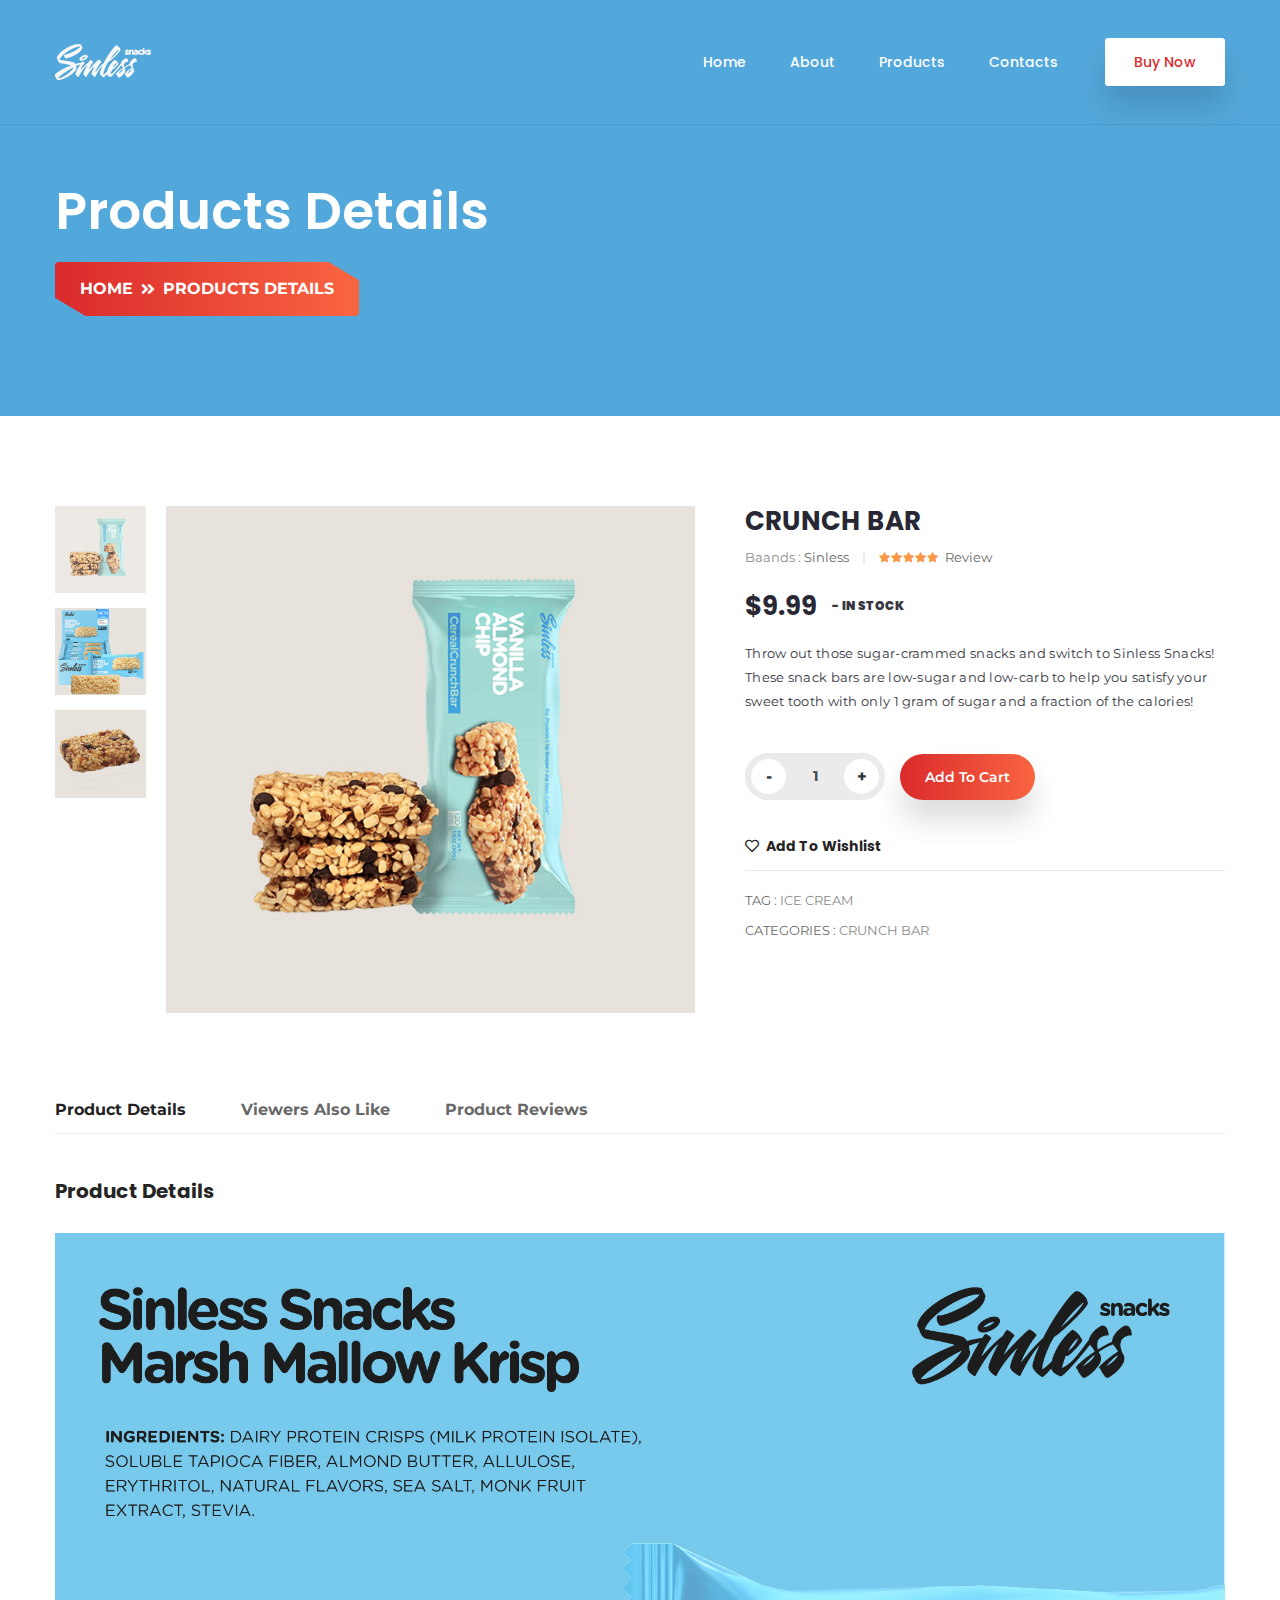
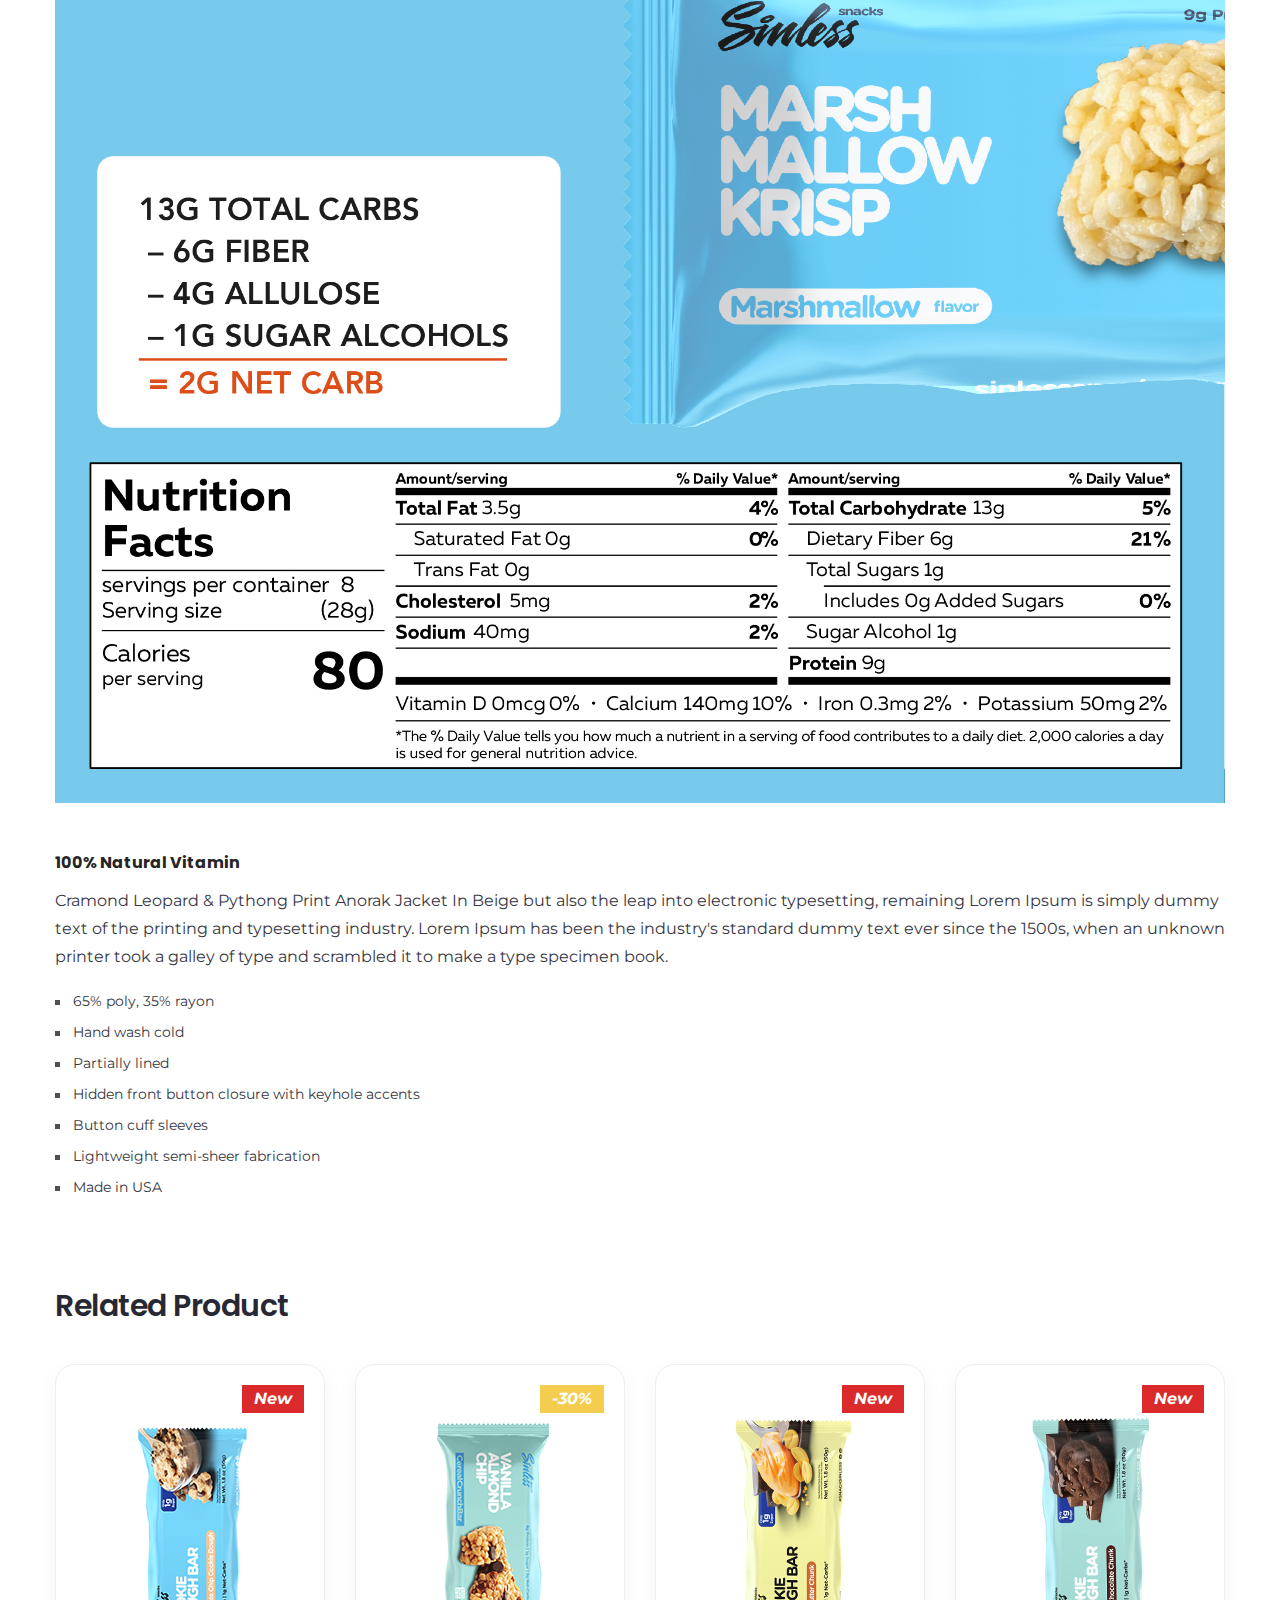
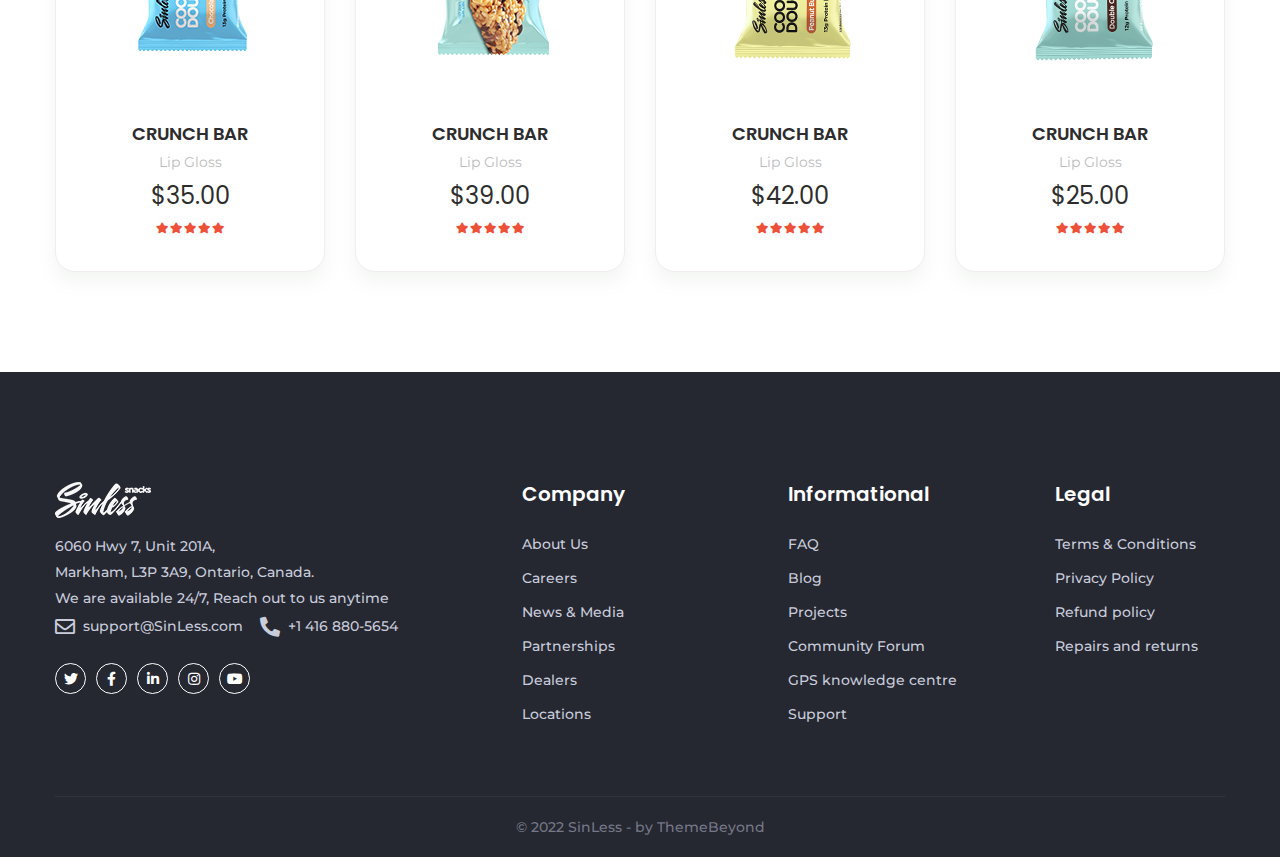
<file: shop-single.html>
<!doctype html>
<html class="no-js" lang="">
    <head>
        <meta charset="utf-8">
        <meta http-equiv="x-ua-compatible" content="ie=edge">
        <title>Sinless - healthy snack alternative</title>
        <meta name="description" content="">
        <meta name="viewport" content="width=device-width, initial-scale=1">

		<link rel="shortcut icon" type="image/x-icon" href="img/favicon.png">
        <!-- Place favicon.ico in the root directory -->

		<!-- CSS here -->
        <link rel="stylesheet" href="css/bootstrap.min.css">
        <link rel="stylesheet" href="css/fontawesome-all.min.css">
        <link rel="stylesheet" href="css/magnific-popup.css">
        <link rel="stylesheet" href="css/animate.min.css">
        <link rel="stylesheet" href="css/aos.css">
        <link rel="stylesheet" href="css/slick.css">
        <link rel="stylesheet" href="css/default.css">
        <link rel="stylesheet" href="css/style.css">
        <link rel="stylesheet" href="css/responsive.css">
    </head>
    <body>


		<!-- Scroll-top -->
        <button class="scroll-top scroll-to-target" data-target="html">
            <i class="fas fa-angle-up"></i>
        </button>
        <!-- Scroll-top-end-->

        <!-- header-area -->
        <header>
            <div class="menu-area transparent-header">
                <div class="container">
                    <div class="row">
                        <div class="col-12">
                            <div class="mobile-nav-toggler"><i class="fas fa-bars"></i></div>
                            <div class="menu-wrap">
                                <nav class="menu-nav">

                                    <div class="logo">
                                        <a href="index.html"><img src="img/logo/logo.png" alt=""></a>
                                    </div>


                                    <div class="navbar-wrap main-menu d-none d-lg-flex">
                                        <ul class="navigation">
                                            <li class="active"><a href="index.html">Home</a>
                                            </li>
                                            <li><a href="#">About</a></li>
                                            <li><a href="#">Products</a></li>
                                            <li><a href="#">contacts</a></li>
                                        </ul>
                                    </div>
                                    <div class="header-action d-none d-md-block">
                                        <a href="#" class="header-btn btn">Buy now</a>
                                    </div>
                                </nav>
                            </div>
                            <!-- Mobile Menu  -->
                            <div class="mobile-menu">
                                <nav class="menu-box">
                                    <div class="close-btn"><i class="fas fa-times"></i></div>
                                    <div class="nav-logo"><a href="index.html"><img src="img/logo/logo.png" alt="" title=""></a>
                                    </div>
                                    <div class="menu-outer">
                                        <!--Here Menu Will Come Automatically Via Javascript / Same Menu as in Header-->
                                    </div>
                                    <div class="social-links">
                                        <ul class="clearfix">
                                            <li><a href="#"><span class="fab fa-twitter"></span></a></li>
                                            <li><a href="#"><span class="fab fa-facebook-square"></span></a></li>
                                            <li><a href="#"><span class="fab fa-pinterest-p"></span></a></li>
                                            <li><a href="#"><span class="fab fa-instagram"></span></a></li>
                                            <li><a href="#"><span class="fab fa-youtube"></span></a></li>
                                        </ul>
                                    </div>
                                </nav>
                            </div>
                            <div class="menu-backdrop"></div>
                            <!-- End Mobile Menu -->
                        </div>
                    </div>
                </div>
            </div>
        </header>
        <!-- header-area-end -->

        <!-- main-area -->
        <main>

		<!-- breadcrumb-area -->
		<section class="breadcrumb-area breadcrumb-bg">
			<div class="breadcrumb-overflow">
				<div class="container">
					<div class="breadcrumb-inner">
						<div class="row align-items-center">
							<div class="col-12">
								<div class="breadcrumb-content">
									<h2 class="title">Products Details</h2>
									<nav aria-label="breadcrumb">
										<ol class="breadcrumb">
											<li class="breadcrumb-item"><a href="index.html">Home</a></li>
											<li class="breadcrumb-item active" aria-current="page">Products Details</li>
										</ol>
									</nav>
								</div>
							</div>
						</div>
					</div>
				</div>
			</div>
		</section>
		<!-- breadcrumb-area-end -->
		<!-- shop-details-area -->
		<section class="shop-details-area pt-90 pb-90">
			<div class="container">
				<div class="row">
					<div class="col-lg-7">
						<div class="shop-details-flex-wrap">
							<div class="shop-details-nav-wrap">
								<ul class="nav nav-tabs" id="myTab" role="tablist">
									<li class="nav-item" role="presentation">
										<a class="nav-link active" id="item-one-tab" data-toggle="tab" href="#item-one" role="tab" aria-controls="item-one" aria-selected="true"><img src="img/product/single-c.jpg" alt=""></a>
									</li>
									<li class="nav-item" role="presentation">
										<a class="nav-link" id="item-two-tab" data-toggle="tab" href="#item-two" role="tab" aria-controls="item-two" aria-selected="false"><img src="img/product/single-b.jpg" alt=""></a>
									</li>
									<li class="nav-item" role="presentation">
										<a class="nav-link" id="item-three-tab" data-toggle="tab" href="#item-three" role="tab" aria-controls="item-three" aria-selected="false"><img src="img/product/single-a.jpg" alt=""></a>
									</li>
								</ul>
							</div>
							<div class="shop-details-img-wrap">
								<div class="tab-content" id="myTabContent">
									<div class="tab-pane fade show active" id="item-one" role="tabpanel" aria-labelledby="item-one-tab">
										<div class="shop-details-img">
											<img src="img/product/single-c.jpg" alt="">
										</div>
									</div>
									<div class="tab-pane fade" id="item-two" role="tabpanel" aria-labelledby="item-two-tab">
										<div class="shop-details-img">
											<img src="img/product/single-b.jpg" alt="">
										</div>
									</div>
									<div class="tab-pane fade" id="item-three" role="tabpanel" aria-labelledby="item-three-tab">
										<div class="shop-details-img">
											<img src="img/product/single-a.jpg" alt="">
										</div>
									</div>
								</div>
							</div>
						</div>
					</div>
					<div class="col-lg-5">
						<div class="shop-details-content">
							<h4 class="title">CRUNCH BAR</h4>
							<div class="shop-details-meta">
								<ul>
									<li>Baands : <a href="shop.html">Sinless</a></li>
									<li class="shop-details-review">
										<div class="rating">
											<i class="fas fa-star"></i>
											<i class="fas fa-star"></i>
											<i class="fas fa-star"></i>
											<i class="fas fa-star"></i>
											<i class="fas fa-star"></i>
										</div>
										<span>Review</span>
									</li>
								</ul>
							</div>
							<div class="shop-details-price">
								<h2 class="price">$9.99</h2>
								<h5 class="stock-status">- IN Stock</h5>
							</div>
							<p>Throw out those sugar-crammed snacks and switch to Sinless Snacks! These snack bars are low-sugar and low-carb to help you satisfy your sweet tooth with only 1 gram of sugar and a fraction of the calories!</p>
							<div class="shop-perched-info pt-40">
								<div class="sd-cart-wrap">
									<form action="#">
										<div class="cart-plus-minus">
											<input type="text" value="1">
										</div>
									</form>
								</div>
								<a href="#" class="btn gradient-btn">add to cart</a>
							</div>
							<div class="shop-details-bottom">
								<h5 class="title"><a href="#"><i class="far fa-heart"></i> Add To Wishlist</a></h5>
								<ul>
									<li>
										<span>Tag : </span>
										<a href="#">ICE Cream</a>
									</li>
									<li>
										<span>CATEGORIES :</span>
										<a href="#">Crunch Bar</a>
									</li>
								</ul>
							</div>
						</div>
					</div>
				</div>
				<div class="row">
					<div class="col-12">
						<div class="product-desc-wrap">
							<ul class="nav nav-tabs" id="myTabTwo" role="tablist">
								<li class="nav-item">
									<a class="nav-link active" id="details-tab" data-toggle="tab" href="#details" role="tab"
										aria-controls="details" aria-selected="true">Product Details</a>
								</li>
								<li class="nav-item">
									<a class="nav-link" id="val-tab" data-toggle="tab" href="#val" role="tab" aria-controls="val"
										aria-selected="false">Viewers Also Like</a>
								</li>
								<li class="nav-item">
									<a class="nav-link" id="review-tab" data-toggle="tab" href="#review" role="tab"
										aria-controls="review" aria-selected="false">Product Reviews</a>
								</li>
							</ul>
							<div class="tab-content" id="myTabContentTwo">
								<div class="tab-pane fade show active" id="details" role="tabpanel" aria-labelledby="details-tab">
									<div class="product-desc-content">
										<h4 class="title">Product Details</h4>
										<div class="row">
											<div class="col-xl-12 col-md-12">
												<div class="product-desc-img">
													<img src="img/product/artboard 20.jpg" alt="">
												</div>
											</div>
											<div class="col-xl-12 col-md-12 mt-50">
												<h5 class="small-title">100% Natural Vitamin</h5>
												<p>Cramond Leopard & Pythong Print Anorak Jacket In Beige but also the leap into electronic typesetting, remaining Lorem Ipsum is simply dummy text of the printing and typesetting industry. Lorem Ipsum has been the industry's standard dummy text ever since the 1500s, when an unknown printer took a galley of type and scrambled it to make a type specimen book.</p>
												<ul class="product-desc-list">
													<li>65% poly, 35% rayon</li>
													<li>Hand wash cold</li>
													<li>Partially lined</li>
													<li>Hidden front button closure with keyhole accents</li>
													<li>Button cuff sleeves</li>
													<li>Lightweight semi-sheer fabrication</li>
													<li>Made in USA</li>
												</ul>
											</div>
										</div>
									</div>
								</div>
								<div class="tab-pane fade" id="val" role="tabpanel" aria-labelledby="val-tab">
									<div class="product-desc-content">
										<h4 class="title">Product Details</h4>
										<div class="row">
											<div class="col-xl-5 col-md-5">
												<div class="product-desc-img">
													<img src="img/product/Artboard 30.jpg" alt="">
												</div>
											</div>
											<div class="col-xl-7 col-md-7">
												<h5 class="small-title">100% Natural Vitamin</h5>
												<p>Cramond Leopard & Pythong Print Anorak Jacket In Beige but also the leap into electronic typesetting, remaining Lorem
												Ipsum is simply dummy text of the printing and typesetting industry. Lorem Ipsum has been the industry's standard dummy
												text ever since the 1500s, when an unknown printer took a galley of type and scrambled it to make a type specimen book.</p>
												<ul class="product-desc-list">
													<li>65% poly, 35% rayon</li>
													<li>Hand wash cold</li>
													<li>Partially lined</li>
													<li>Hidden front button closure with keyhole accents</li>
													<li>Button cuff sleeves</li>
													<li>Lightweight semi-sheer fabrication</li>
													<li>Made in USA</li>
												</ul>
											</div>
										</div>
									</div>
								</div>
								<div class="tab-pane fade" id="review" role="tabpanel" aria-labelledby="review-tab">
									<div class="product-desc-content">
										<h4 class="title">Product Details</h4>
										<div class="row">
											<div class="col-xl-5 col-md-5">
												<div class="product-desc-img">
													<img src="img/product/Artboard 40.jpg" alt="">
												</div>
											</div>
											<div class="col-xl-7 col-md-7">
												<h5 class="small-title">100% Natural Vitamin</h5>
												<p>Cramond Leopard & Pythong Print Anorak Jacket In Beige but also the leap into electronic typesetting, remaining Lorem
												Ipsum is simply dummy text of the printing and typesetting industry. Lorem Ipsum has been the industry's standard dummy
												text ever since the 1500s, when an unknown printer took a galley of type and scrambled it to make a type specimen book.</p>
												<ul class="product-desc-list">
													<li>65% poly, 35% rayon</li>
													<li>Hand wash cold</li>
													<li>Partially lined</li>
													<li>Hidden front button closure with keyhole accents</li>
													<li>Button cuff sleeves</li>
													<li>Lightweight semi-sheer fabrication</li>
													<li>Made in USA</li>
												</ul>
											</div>
										</div>
									</div>
								</div>
							</div>
						</div>
					</div>
				</div>
			</div>
		</section>
		<!-- shop-details-area-end -->

		<!-- shop-related-product -->
		<section class="shop-related-product pb-70">
			<div class="container">
				<div class="row">
					<div class="col-12">
						<div class="section-title mb-40">
							<h2 class="title">Related Product</h2>
						</div>
					</div>
				</div>
				<div class="row">
					<div class="col-xl-3 col-lg-4 col-md-6 col-sm-8">
						<div class="cos-product-item">
							<div class="cos-product-thumb">
								<a href="shop-single.html"><img src="img/product/product-a.png" alt=""></a>
								<span class="tag">New</span>
							</div>
							<div class="cos-product-content">
								<h4 class="title"><a href="shop-single.html">Crunch Bar</a></h4>
								<span>Lip Gloss</span>
								<h3 class="price">$35.00</h3>
								<div class="rating">
									<i class="fas fa-star"></i>
									<i class="fas fa-star"></i>
									<i class="fas fa-star"></i>
									<i class="fas fa-star"></i>
									<i class="fas fa-star"></i>
								</div>
							</div>
						</div>
					</div>
					<div class="col-xl-3 col-lg-4 col-md-6 col-sm-8">
						<div class="cos-product-item">
							<div class="cos-product-thumb">
								<a href="shop-single.html"><img src="img/product/product-b.png" alt=""></a>
								<span class="discount">-30%</span>
							</div>
							<div class="cos-product-content">
								<h4 class="title"><a href="shop-single.html">Crunch Bar</a></h4>
								<span>Lip Gloss</span>
								<h3 class="price">$39.00</h3>
								<div class="rating">
									<i class="fas fa-star"></i>
									<i class="fas fa-star"></i>
									<i class="fas fa-star"></i>
									<i class="fas fa-star"></i>
									<i class="fas fa-star"></i>
								</div>
							</div>
						</div>
					</div>
					<div class="col-xl-3 col-lg-4 col-md-6 col-sm-8">
						<div class="cos-product-item">
							<div class="cos-product-thumb">
								<a href="shop-single.html"><img src="img/product/product-c.png" alt=""></a>
								<span class="tag">New</span>
							</div>
							<div class="cos-product-content">
								<h4 class="title"><a href="shop-single.html">Crunch Bar</a></h4>
								<span>Lip Gloss</span>
								<h3 class="price">$42.00</h3>
								<div class="rating">
									<i class="fas fa-star"></i>
									<i class="fas fa-star"></i>
									<i class="fas fa-star"></i>
									<i class="fas fa-star"></i>
									<i class="fas fa-star"></i>
								</div>
							</div>
						</div>
					</div>
					<div class="col-xl-3 col-lg-4 col-md-6 col-sm-8">
						<div class="cos-product-item">
							<div class="cos-product-thumb">
								<a href="shop-single.html"><img src="img/product/product-d.png" alt=""></a>
								<span class="tag">New</span>
							</div>
							<div class="cos-product-content">
								<h4 class="title"><a href="shop-single.html">Crunch Bar</a></h4>
								<span>Lip Gloss</span>
								<h3 class="price">$25.00</h3>
								<div class="rating">
									<i class="fas fa-star"></i>
									<i class="fas fa-star"></i>
									<i class="fas fa-star"></i>
									<i class="fas fa-star"></i>
									<i class="fas fa-star"></i>
								</div>
							</div>
						</div>
					</div>
				</div>
			</div>
		</section>
		<!-- shop-related-product-end -->


        </main>
        <!-- main-area-end -->


        <!-- footer-area -->
        <footer class="footer-area">
            <div class="footer-top-area">
                <div class="container">
                    <div class="row justify-content-between">
                        <div class="col-lg-4 col-md-6">
                            <div class="footer-widget">
                                <div class="logo">
                                    <a href="index.html"><img src="img/logo/logo.png" alt=""></a>
                                </div>
                                <div class="footer-contact-info">
                                    <p>6060 Hwy 7, Unit 201A, <br>
                                    Markham, L3P 3A9, Ontario, Canada. <br>
                                    We are available 24/7, Reach out to us anytime</p>
                                    <ul class="contact-info-list">
                                        <li><a href="mailto:support@SinLess.com"><i class="far fa-envelope"></i> support@SinLess.com</a></li>
                                        <li><a href="tel:+1416880-5654"><i class="fas fa-phone-alt"></i> +1 416 880-5654</a></li>
                                    </ul>
                                    <ul class="footer-social">
                                        <li><a href="#"><i class="fab fa-twitter"></i></a></li>
                                        <li><a href="#"><i class="fab fa-facebook-f"></i></a></li>
                                        <li><a href="#"><i class="fab fa-linkedin-in"></i></a></li>
                                        <li><a href="#"><i class="fab fa-instagram"></i></a></li>
                                        <li><a href="#"><i class="fab fa-youtube"></i></a></li>
                                    </ul>
                                </div>
                            </div>
                        </div>
                        <div class="col-xl-2 col-lg-2 col-sm-6">
                            <div class="footer-widget">
                                <div class="fw-title">
                                    <h4 class="title">Company</h4>
                                </div>
                                <div class="fw-list">
                                    <ul>
                                        <li><a href="#">About Us</a></li>
                                        <li><a href="#">Careers</a></li>
                                        <li><a href="#">News & Media</a></li>
                                        <li><a href="#">Partnerships</a></li>
                                        <li><a href="#">Dealers</a></li>
                                        <li><a href="#">Locations</a></li>
                                    </ul>
                                </div>
                            </div>
                        </div>
                        <div class="col-xl-2 col-lg-3 col-sm-6">
                            <div class="footer-widget">
                                <div class="fw-title">
                                    <h4 class="title">Informational</h4>
                                </div>
                                <div class="fw-list">
                                    <ul>
                                        <li><a href="#">FAQ</a></li>
                                        <li><a href="#">Blog</a></li>
                                        <li><a href="#">Projects</a></li>
                                        <li><a href="#">Community Forum</a></li>
                                        <li><a href="#">GPS knowledge centre</a></li>
                                        <li><a href="#">Support</a></li>
                                    </ul>
                                </div>
                            </div>
                        </div>
                        <div class="col-xl-2 col-lg-3 col-sm-6">
                            <div class="footer-widget">
                                <div class="fw-title">
                                    <h4 class="title">Legal</h4>
                                </div>
                                <div class="fw-list">
                                    <ul>
                                        <li><a href="#">Terms & Conditions</a></li>
                                        <li><a href="#">Privacy Policy</a></li>
                                        <li><a href="#">Refund policy</a></li>
                                        <li><a href="#">Repairs and returns</a></li>
                                    </ul>
                                </div>
                            </div>
                        </div>
                    </div>
                </div>
            </div>
            <div class="copyright-area">
                <div class="container">
                    <div class="row">
                        <div class="col-12">
                            <div class="copyright-text">
                                <p>© 2022 SinLess - by ThemeBeyond</p>
                            </div>
                        </div>
                    </div>
                </div>
            </div>
        </footer>
        <!-- footer-area-end -->





		<!-- JS here -->
        <script src="js/vendor/jquery-3.6.0.min.js"></script>
        <script src="js/bootstrap.min.js"></script>
        <script src="js/jquery.magnific-popup.min.js"></script>
        <script src="js/slick.min.js"></script>
        <script src="js/ajax-form.js"></script>
        <script src="js/wow.min.js"></script>
        <script src="js/aos.js"></script>
        <script src="js/plugins.js"></script>
        <script src="js/main.js"></script>
    </body>
</html>
</file>
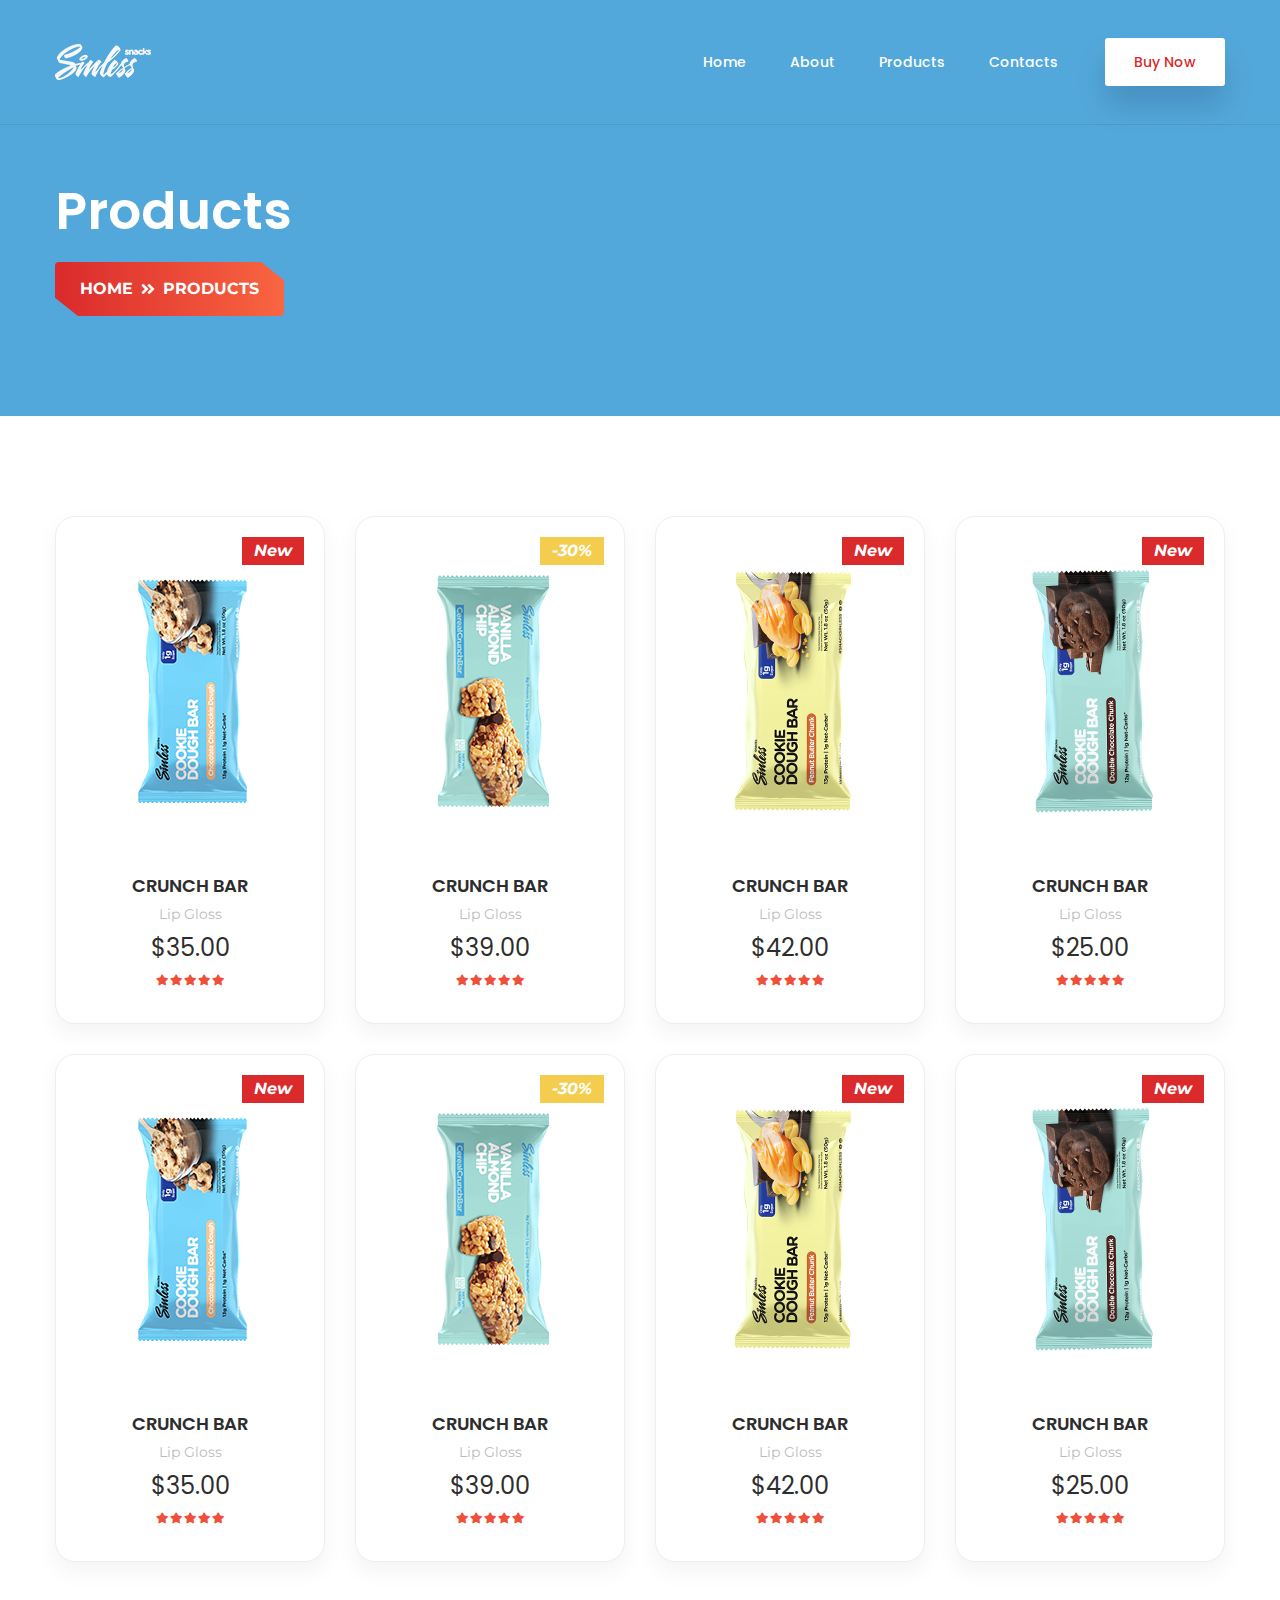
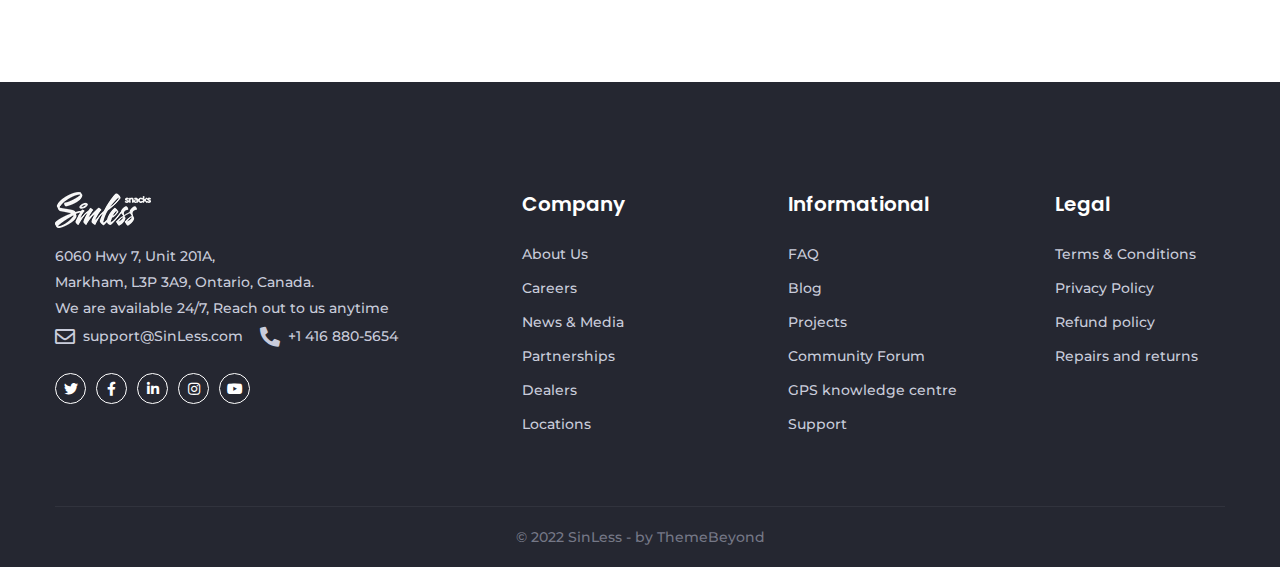
<file: shop.html>
<!doctype html>
<html class="no-js" lang="">
    <head>
        <meta charset="utf-8">
        <meta http-equiv="x-ua-compatible" content="ie=edge">
        <title>Sinless - healthy snack alternative</title>
        <meta name="description" content="">
        <meta name="viewport" content="width=device-width, initial-scale=1">

		<link rel="shortcut icon" type="image/x-icon" href="img/favicon.png">
        <!-- Place favicon.ico in the root directory -->

		<!-- CSS here -->
        <link rel="stylesheet" href="css/bootstrap.min.css">
        <link rel="stylesheet" href="css/fontawesome-all.min.css">
        <link rel="stylesheet" href="css/magnific-popup.css">
        <link rel="stylesheet" href="css/animate.min.css">
        <link rel="stylesheet" href="css/aos.css">
        <link rel="stylesheet" href="css/slick.css">
        <link rel="stylesheet" href="css/default.css">
        <link rel="stylesheet" href="css/style.css">
        <link rel="stylesheet" href="css/responsive.css">
    </head>
    <body>


		<!-- Scroll-top -->
        <button class="scroll-top scroll-to-target" data-target="html">
            <i class="fas fa-angle-up"></i>
        </button>
        <!-- Scroll-top-end-->

        <!-- header-area -->
        <header>
            <div class="menu-area transparent-header">
                <div class="container">
                    <div class="row">
                        <div class="col-12">
                            <div class="mobile-nav-toggler"><i class="fas fa-bars"></i></div>
                            <div class="menu-wrap">
                                <nav class="menu-nav">

                                    <div class="logo">
                                        <a href="index.html"><img src="img/logo/logo.png" alt=""></a>
                                    </div>


                                    <div class="navbar-wrap main-menu d-none d-lg-flex">
                                        <ul class="navigation">
                                            <li class="active"><a href="index.html">Home</a>
                                            </li>
                                            <li><a href="#">About</a></li>
                                            <li><a href="#">Products</a></li>
                                            <li><a href="#">contacts</a></li>
                                        </ul>
                                    </div>
                                    <div class="header-action d-none d-md-block">
                                        <a href="#" class="header-btn btn">Buy now</a>
                                    </div>
                                </nav>
                            </div>
                            <!-- Mobile Menu  -->
                            <div class="mobile-menu">
                                <nav class="menu-box">
                                    <div class="close-btn"><i class="fas fa-times"></i></div>
                                    <div class="nav-logo"><a href="index.html"><img src="img/logo/logo.png" alt="" title=""></a>
                                    </div>
                                    <div class="menu-outer">
                                        <!--Here Menu Will Come Automatically Via Javascript / Same Menu as in Header-->
                                    </div>
                                    <div class="social-links">
                                        <ul class="clearfix">
                                            <li><a href="#"><span class="fab fa-twitter"></span></a></li>
                                            <li><a href="#"><span class="fab fa-facebook-square"></span></a></li>
                                            <li><a href="#"><span class="fab fa-pinterest-p"></span></a></li>
                                            <li><a href="#"><span class="fab fa-instagram"></span></a></li>
                                            <li><a href="#"><span class="fab fa-youtube"></span></a></li>
                                        </ul>
                                    </div>
                                </nav>
                            </div>
                            <div class="menu-backdrop"></div>
                            <!-- End Mobile Menu -->
                        </div>
                    </div>
                </div>
            </div>
        </header>
        <!-- header-area-end -->

        <!-- main-area -->
        <main>

		<!-- breadcrumb-area -->
		<section class="breadcrumb-area breadcrumb-bg">
			<div class="breadcrumb-overflow">
				<div class="container">
					<div class="breadcrumb-inner">
						<div class="row align-items-center">
							<div class="col-12">
								<div class="breadcrumb-content">
									<h2 class="title">Products</h2>
									<nav aria-label="breadcrumb">
										<ol class="breadcrumb">
											<li class="breadcrumb-item"><a href="index.html">Home</a></li>
											<li class="breadcrumb-item active" aria-current="page">Products</li>
										</ol>
									</nav>
								</div>
							</div>
						</div>
					</div>
				</div>
			</div>
		</section>
		<!-- breadcrumb-area-end -->

		<!-- shop-area -->
            <section class="shop-products-wrap white-bg pt-100 pb-90">
                <div class="container">
                    <div class="row justify-content-center">

						<div class="col-xl-3 col-lg-4 col-md-6 col-sm-8">
							<div class="cos-product-item">
								<div class="cos-product-thumb">
									<a href="shop-single.html"><img src="img/product/product-a.png" alt=""></a>
									<span class="tag">New</span>
								</div>
								<div class="cos-product-content">
									<h4 class="title"><a href="shop-single.html">Crunch Bar</a></h4>
									<span>Lip Gloss</span>
									<h3 class="price">$35.00</h3>
									<div class="rating">
										<i class="fas fa-star"></i>
										<i class="fas fa-star"></i>
										<i class="fas fa-star"></i>
										<i class="fas fa-star"></i>
										<i class="fas fa-star"></i>
									</div>
								</div>
							</div>
						</div>
						<div class="col-xl-3 col-lg-4 col-md-6 col-sm-8">
							<div class="cos-product-item">
								<div class="cos-product-thumb">
									<a href="shop-single.html"><img src="img/product/product-b.png" alt=""></a>
									<span class="discount">-30%</span>
								</div>
								<div class="cos-product-content">
									<h4 class="title"><a href="shop-single.html">Crunch Bar</a></h4>
									<span>Lip Gloss</span>
									<h3 class="price">$39.00</h3>
									<div class="rating">
										<i class="fas fa-star"></i>
										<i class="fas fa-star"></i>
										<i class="fas fa-star"></i>
										<i class="fas fa-star"></i>
										<i class="fas fa-star"></i>
									</div>
								</div>
							</div>
						</div>
						<div class="col-xl-3 col-lg-4 col-md-6 col-sm-8">
							<div class="cos-product-item">
								<div class="cos-product-thumb">
									<a href="shop-single.html"><img src="img/product/product-c.png" alt=""></a>
									<span class="tag">New</span>
								</div>
								<div class="cos-product-content">
									<h4 class="title"><a href="shop-single.html">Crunch Bar</a></h4>
									<span>Lip Gloss</span>
									<h3 class="price">$42.00</h3>
									<div class="rating">
										<i class="fas fa-star"></i>
										<i class="fas fa-star"></i>
										<i class="fas fa-star"></i>
										<i class="fas fa-star"></i>
										<i class="fas fa-star"></i>
									</div>
								</div>
							</div>
						</div>
						<div class="col-xl-3 col-lg-4 col-md-6 col-sm-8">
							<div class="cos-product-item">
								<div class="cos-product-thumb">
									<a href="shop-single.html"><img src="img/product/product-d.png" alt=""></a>
									<span class="tag">New</span>
								</div>
								<div class="cos-product-content">
									<h4 class="title"><a href="shop-single.html">Crunch Bar</a></h4>
									<span>Lip Gloss</span>
									<h3 class="price">$25.00</h3>
									<div class="rating">
										<i class="fas fa-star"></i>
										<i class="fas fa-star"></i>
										<i class="fas fa-star"></i>
										<i class="fas fa-star"></i>
										<i class="fas fa-star"></i>
									</div>
								</div>
							</div>
						</div>
						<div class="col-xl-3 col-lg-4 col-md-6 col-sm-8">
							<div class="cos-product-item">
								<div class="cos-product-thumb">
									<a href="shop-single.html"><img src="img/product/product-a.png" alt=""></a>
									<span class="tag">New</span>
								</div>
								<div class="cos-product-content">
									<h4 class="title"><a href="shop-single.html">Crunch Bar</a></h4>
									<span>Lip Gloss</span>
									<h3 class="price">$35.00</h3>
									<div class="rating">
										<i class="fas fa-star"></i>
										<i class="fas fa-star"></i>
										<i class="fas fa-star"></i>
										<i class="fas fa-star"></i>
										<i class="fas fa-star"></i>
									</div>
								</div>
							</div>
						</div>
						<div class="col-xl-3 col-lg-4 col-md-6 col-sm-8">
							<div class="cos-product-item">
								<div class="cos-product-thumb">
									<a href="shop-single.html"><img src="img/product/product-b.png" alt=""></a>
									<span class="discount">-30%</span>
								</div>
								<div class="cos-product-content">
									<h4 class="title"><a href="shop-single.html">Crunch Bar</a></h4>
									<span>Lip Gloss</span>
									<h3 class="price">$39.00</h3>
									<div class="rating">
										<i class="fas fa-star"></i>
										<i class="fas fa-star"></i>
										<i class="fas fa-star"></i>
										<i class="fas fa-star"></i>
										<i class="fas fa-star"></i>
									</div>
								</div>
							</div>
						</div>
						<div class="col-xl-3 col-lg-4 col-md-6 col-sm-8">
							<div class="cos-product-item">
								<div class="cos-product-thumb">
									<a href="shop-single.html"><img src="img/product/product-c.png" alt=""></a>
									<span class="tag">New</span>
								</div>
								<div class="cos-product-content">
									<h4 class="title"><a href="shop-single.html">Crunch Bar</a></h4>
									<span>Lip Gloss</span>
									<h3 class="price">$42.00</h3>
									<div class="rating">
										<i class="fas fa-star"></i>
										<i class="fas fa-star"></i>
										<i class="fas fa-star"></i>
										<i class="fas fa-star"></i>
										<i class="fas fa-star"></i>
									</div>
								</div>
							</div>
						</div>
						<div class="col-xl-3 col-lg-4 col-md-6 col-sm-8">
							<div class="cos-product-item">
								<div class="cos-product-thumb">
									<a href="shop-single.html"><img src="img/product/product-d.png" alt=""></a>
									<span class="tag">New</span>
								</div>
								<div class="cos-product-content">
									<h4 class="title"><a href="shop-single.html">Crunch Bar</a></h4>
									<span>Lip Gloss</span>
									<h3 class="price">$25.00</h3>
									<div class="rating">
										<i class="fas fa-star"></i>
										<i class="fas fa-star"></i>
										<i class="fas fa-star"></i>
										<i class="fas fa-star"></i>
										<i class="fas fa-star"></i>
									</div>
								</div>
							</div>
						</div>


                    </div>
                </div>
            </section>
            <!-- shop-area-end -->


        </main>
        <!-- main-area-end -->


        <!-- footer-area -->
        <footer class="footer-area">
            <div class="footer-top-area">
                <div class="container">
                    <div class="row justify-content-between">
                        <div class="col-lg-4 col-md-6">
                            <div class="footer-widget">
                                <div class="logo">
                                    <a href="index.html"><img src="img/logo/logo.png" alt=""></a>
                                </div>
                                <div class="footer-contact-info">
                                    <p>6060 Hwy 7, Unit 201A, <br>
                                    Markham, L3P 3A9, Ontario, Canada. <br>
                                    We are available 24/7, Reach out to us anytime</p>
                                    <ul class="contact-info-list">
                                        <li><a href="mailto:support@SinLess.com"><i class="far fa-envelope"></i> support@SinLess.com</a></li>
                                        <li><a href="tel:+1416880-5654"><i class="fas fa-phone-alt"></i> +1 416 880-5654</a></li>
                                    </ul>
                                    <ul class="footer-social">
                                        <li><a href="#"><i class="fab fa-twitter"></i></a></li>
                                        <li><a href="#"><i class="fab fa-facebook-f"></i></a></li>
                                        <li><a href="#"><i class="fab fa-linkedin-in"></i></a></li>
                                        <li><a href="#"><i class="fab fa-instagram"></i></a></li>
                                        <li><a href="#"><i class="fab fa-youtube"></i></a></li>
                                    </ul>
                                </div>
                            </div>
                        </div>
                        <div class="col-xl-2 col-lg-2 col-sm-6">
                            <div class="footer-widget">
                                <div class="fw-title">
                                    <h4 class="title">Company</h4>
                                </div>
                                <div class="fw-list">
                                    <ul>
                                        <li><a href="#">About Us</a></li>
                                        <li><a href="#">Careers</a></li>
                                        <li><a href="#">News & Media</a></li>
                                        <li><a href="#">Partnerships</a></li>
                                        <li><a href="#">Dealers</a></li>
                                        <li><a href="#">Locations</a></li>
                                    </ul>
                                </div>
                            </div>
                        </div>
                        <div class="col-xl-2 col-lg-3 col-sm-6">
                            <div class="footer-widget">
                                <div class="fw-title">
                                    <h4 class="title">Informational</h4>
                                </div>
                                <div class="fw-list">
                                    <ul>
                                        <li><a href="#">FAQ</a></li>
                                        <li><a href="#">Blog</a></li>
                                        <li><a href="#">Projects</a></li>
                                        <li><a href="#">Community Forum</a></li>
                                        <li><a href="#">GPS knowledge centre</a></li>
                                        <li><a href="#">Support</a></li>
                                    </ul>
                                </div>
                            </div>
                        </div>
                        <div class="col-xl-2 col-lg-3 col-sm-6">
                            <div class="footer-widget">
                                <div class="fw-title">
                                    <h4 class="title">Legal</h4>
                                </div>
                                <div class="fw-list">
                                    <ul>
                                        <li><a href="#">Terms & Conditions</a></li>
                                        <li><a href="#">Privacy Policy</a></li>
                                        <li><a href="#">Refund policy</a></li>
                                        <li><a href="#">Repairs and returns</a></li>
                                    </ul>
                                </div>
                            </div>
                        </div>
                    </div>
                </div>
            </div>
            <div class="copyright-area">
                <div class="container">
                    <div class="row">
                        <div class="col-12">
                            <div class="copyright-text">
                                <p>© 2022 SinLess - by ThemeBeyond</p>
                            </div>
                        </div>
                    </div>
                </div>
            </div>
        </footer>
        <!-- footer-area-end -->





		<!-- JS here -->
        <script src="js/vendor/jquery-3.6.0.min.js"></script>
        <script src="js/bootstrap.min.js"></script>
        <script src="js/jquery.magnific-popup.min.js"></script>
        <script src="js/slick.min.js"></script>
        <script src="js/ajax-form.js"></script>
        <script src="js/wow.min.js"></script>
        <script src="js/aos.js"></script>
        <script src="js/plugins.js"></script>
        <script src="js/main.js"></script>
    </body>
</html>
</file>
<file: css/default.css>
/* Deafult Margin & Padding */
/*-- Margin Top --*/
.mt-5 {
	margin-top: 5px;
}
.mt-10 {
	margin-top: 10px;
}
.mt-15 {
	margin-top: 15px;
}
.mt-20 {
	margin-top: 20px;
}
.mt-25 {
	margin-top: 25px;
}
.mt-30 {
	margin-top: 30px;
}
.mt-35 {
	margin-top: 35px;
}
.mt-40 {
	margin-top: 40px;
}
.mt-45 {
	margin-top: 45px;
}
.mt-50 {
	margin-top: 50px;
}
.mt-55 {
	margin-top: 55px;
}
.mt-60 {
	margin-top: 60px;
}
.mt-65 {
	margin-top: 65px;
}
.mt-70 {
	margin-top: 70px;
}
.mt-75 {
	margin-top: 75px;
}
.mt-80 {
	margin-top: 80px;
}
.mt-85 {
	margin-top: 85px;
}
.mt-90 {
	margin-top: 90px;
}
.mt-95 {
	margin-top: 95px;
}
.mt-100 {
	margin-top: 100px;
}
.mt-105 {
	margin-top: 105px;
}
.mt-110 {
	margin-top: 110px;
}
.mt-115 {
	margin-top: 115px;
}
.mt-120 {
	margin-top: 120px;
}
.mt-125 {
	margin-top: 125px;
}
.mt-130 {
	margin-top: 130px;
}
.mt-135 {
	margin-top: 135px;
}
.mt-140 {
	margin-top: 140px;
}
.mt-145 {
	margin-top: 145px;
}
.mt-150 {
	margin-top: 150px;
}
.mt-155 {
	margin-top: 155px;
}
.mt-160 {
	margin-top: 160px;
}
.mt-165 {
	margin-top: 165px;
}
.mt-170 {
	margin-top: 170px;
}
.mt-175 {
	margin-top: 175px;
}
.mt-180 {
	margin-top: 180px;
}
.mt-185 {
	margin-top: 185px;
}
.mt-190 {
	margin-top: 190px;
}
.mt-195 {
	margin-top: 195px;
}
.mt-200 {
	margin-top: 200px;
}
/*-- Margin Bottom --*/

.mb-5 {
	margin-bottom: 5px;
}
.mb-10 {
	margin-bottom: 10px;
}
.mb-15 {
	margin-bottom: 15px;
}
.mb-20 {
	margin-bottom: 20px;
}
.mb-25 {
	margin-bottom: 25px;
}
.mb-30 {
	margin-bottom: 30px;
}
.mb-35 {
	margin-bottom: 35px;
}
.mb-40 {
	margin-bottom: 40px;
}
.mb-45 {
	margin-bottom: 45px;
}
.mb-50 {
	margin-bottom: 50px;
}
.mb-55 {
	margin-bottom: 55px;
}
.mb-60 {
	margin-bottom: 60px;
}
.mb-65 {
	margin-bottom: 65px;
}
.mb-70 {
	margin-bottom: 70px;
}
.mb-75 {
	margin-bottom: 75px;
}
.mb-80 {
	margin-bottom: 80px;
}
.mb-85 {
	margin-bottom: 85px;
}
.mb-90 {
	margin-bottom: 90px;
}
.mb-95 {
	margin-bottom: 95px;
}
.mb-100 {
	margin-bottom: 100px;
}
.mb-105 {
	margin-bottom: 105px;
}
.mb-110 {
	margin-bottom: 110px;
}
.mb-115 {
	margin-bottom: 115px;
}
.mb-120 {
	margin-bottom: 120px;
}
.mb-125 {
	margin-bottom: 125px;
}
.mb-130 {
	margin-bottom: 130px;
}
.mb-135 {
	margin-bottom: 135px;
}
.mb-140 {
	margin-bottom: 140px;
}
.mb-145 {
	margin-bottom: 145px;
}
.mb-150 {
	margin-bottom: 150px;
}
.mb-155 {
	margin-bottom: 155px;
}
.mb-160 {
	margin-bottom: 160px;
}
.mb-165 {
	margin-bottom: 165px;
}
.mb-170 {
	margin-bottom: 170px;
}
.mb-175 {
	margin-bottom: 175px;
}
.mb-180 {
	margin-bottom: 180px;
}
.mb-185 {
	margin-bottom: 185px;
}
.mb-190 {
	margin-bottom: 190px;
}
.mb-195 {
	margin-bottom: 195px;
}
.mb-200 {
	margin-bottom: 200px;
}
/*-- Padding Top --*/

.pt-5 {
	padding-top: 5px;
}
.pt-10 {
	padding-top: 10px;
}
.pt-15 {
	padding-top: 15px;
}
.pt-20 {
	padding-top: 20px;
}
.pt-25 {
	padding-top: 25px;
}
.pt-30 {
	padding-top: 30px;
}
.pt-35 {
	padding-top: 35px;
}
.pt-40 {
	padding-top: 40px;
}
.pt-45 {
	padding-top: 45px;
}
.pt-50 {
	padding-top: 50px;
}
.pt-55 {
	padding-top: 55px;
}
.pt-60 {
	padding-top: 60px;
}
.pt-65 {
	padding-top: 65px;
}
.pt-70 {
	padding-top: 70px;
}
.pt-75 {
	padding-top: 75px;
}
.pt-80 {
	padding-top: 80px;
}
.pt-85 {
	padding-top: 85px;
}
.pt-90 {
	padding-top: 90px;
}
.pt-95 {
	padding-top: 95px;
}
.pt-100 {
	padding-top: 100px;
}
.pt-105 {
	padding-top: 105px;
}
.pt-110 {
	padding-top: 110px;
}
.pt-115 {
	padding-top: 115px;
}
.pt-120 {
	padding-top: 120px;
}
.pt-125 {
	padding-top: 125px;
}
.pt-130 {
	padding-top: 130px;
}
.pt-135 {
	padding-top: 135px;
}
.pt-140 {
	padding-top: 140px;
}
.pt-145 {
	padding-top: 145px;
}
.pt-150 {
	padding-top: 150px;
}
.pt-155 {
	padding-top: 155px;
}
.pt-160 {
	padding-top: 160px;
}
.pt-165 {
	padding-top: 165px;
}
.pt-170 {
	padding-top: 170px;
}
.pt-175 {
	padding-top: 175px;
}
.pt-180 {
	padding-top: 180px;
}
.pt-185 {
	padding-top: 185px;
}
.pt-190 {
	padding-top: 190px;
}
.pt-195 {
	padding-top: 195px;
}
.pt-200 {
	padding-top: 200px;
}
/*-- Padding Bottom --*/

.pb-5 {
	padding-bottom: 5px;
}
.pb-10 {
	padding-bottom: 10px;
}
.pb-15 {
	padding-bottom: 15px;
}
.pb-20 {
	padding-bottom: 20px;
}
.pb-25 {
	padding-bottom: 25px;
}
.pb-30 {
	padding-bottom: 30px;
}
.pb-35 {
	padding-bottom: 35px;
}
.pb-40 {
	padding-bottom: 40px;
}
.pb-45 {
	padding-bottom: 45px;
}
.pb-50 {
	padding-bottom: 50px;
}
.pb-55 {
	padding-bottom: 55px;
}
.pb-60 {
	padding-bottom: 60px;
}
.pb-65 {
	padding-bottom: 65px;
}
.pb-70 {
	padding-bottom: 70px;
}
.pb-75 {
	padding-bottom: 75px;
}
.pb-80 {
	padding-bottom: 80px;
}
.pb-85 {
	padding-bottom: 85px;
}
.pb-90 {
	padding-bottom: 90px;
}
.pb-95 {
	padding-bottom: 95px;
}
.pb-100 {
	padding-bottom: 100px;
}
.pb-105 {
	padding-bottom: 105px;
}
.pb-110 {
	padding-bottom: 110px;
}
.pb-115 {
	padding-bottom: 115px;
}
.pb-120 {
	padding-bottom: 120px;
}
.pb-125 {
	padding-bottom: 125px;
}
.pb-130 {
	padding-bottom: 130px;
}
.pb-135 {
	padding-bottom: 135px;
}
.pb-140 {
	padding-bottom: 140px;
}
.pb-145 {
	padding-bottom: 145px;
}
.pb-150 {
	padding-bottom: 150px;
}
.pb-155 {
	padding-bottom: 155px;
}
.pb-160 {
	padding-bottom: 160px;
}
.pb-165 {
	padding-bottom: 165px;
}
.pb-170 {
	padding-bottom: 170px;
}
.pb-175 {
	padding-bottom: 175px;
}
.pb-180 {
	padding-bottom: 180px;
}
.pb-185 {
	padding-bottom: 185px;
}
.pb-190 {
	padding-bottom: 190px;
}
.pb-195 {
	padding-bottom: 195px;
}
.pb-200 {
	padding-bottom: 200px;
}



/*-- Padding Left --*/
.pl-0 {
	padding-left: 0px;
}
.pl-5 {
	padding-left: 5px;
}
.pl-10 {
	padding-left: 10px;
}
.pl-15 {
	padding-left: 15px;
}
.pl-20{
	padding-left: 20px;
}
.pl-25 {
	padding-left: 35px;
}
.pl-30 {
	padding-left: 30px;
}
.pl-35 {
	padding-left: 35px;
}

.pl-35 {
	padding-left: 35px;
}

.pl-40 {
	padding-left: 40px;
}

.pl-45 {
	padding-left: 45px;
}

.pl-50 {
	padding-left: 50px;
}

.pl-55 {
	padding-left: 55px;
}

.pl-60 {
	padding-left: 60px;
}
.pl-65 {
	padding-left: 65px;
}
.pl-70 {
	padding-left: 70px;
}
.pl-75 {
	padding-left: 75px;
}
.pl-80 {
	padding-left: 80px;
}
.pl-85 {
	padding-left: 80px;
}
.pl-90 {
	padding-left: 90px;
}
.pl-95 {
	padding-left: 95px;
}
.pl-100 {
	padding-left: 100px;
}


/*-- Padding Right --*/
.pr-0 {
	padding-right: 0px;
}
.pr-5 {
	padding-right: 5px;
}
.pr-10 {
	padding-right: 10px;
}
.pr-15 {
	padding-right: 15px;
}
.pr-20{
	padding-right: 20px;
}
.pr-25 {
	padding-right: 35px;
}
.pr-30 {
	padding-right: 30px;
}
.pr-35 {
	padding-right: 35px;
}

.pr-35 {
	padding-right: 35px;
}

.pr-40 {
	padding-right: 40px;
}

.pr-45 {
	padding-right: 45px;
}

.pr-50 {
	padding-right: 50px;
}

.pr-55 {
	padding-right: 55px;
}

.pr-60 {
	padding-right: 60px;
}
.pr-65 {
	padding-right: 65px;
}
.pr-70 {
	padding-right: 70px;
}
.pr-75 {
	padding-right: 75px;
}
.pr-80 {
	padding-right: 80px;
}
.pr-85 {
	padding-right: 80px;
}
.pr-90 {
	padding-right: 90px;
}
.pr-95 {
	padding-right: 95px;
}
.pr-100 {
	padding-right: 100px;
}

/* font weight */
.f-700{font-weight: 700;}
.f-600{font-weight: 600;}
.f-500{font-weight: 500;}
.f-400{font-weight: 400;}
.f-300{font-weight: 300;}

/* Background Color */

.gray-bg {
	background: #f7f7fd;
}
.white-bg {
	background: #fff;
}
.black-bg {
	background: #222;
}
.theme-bg {
	background: #222;
}
.primary-bg {
	background: #222;
}
/* Color */

.white-color {
	color: #fff;
}
.black-color {
	color: #222;
}
.theme-color {
	color: #222;
}
.primary-color {
	color: #222;
}
/* black overlay */

[data-overlay] {
	position: relative;
}
[data-overlay]::before {
	background: #000 none repeat scroll 0 0;
	content: "";
	height: 100%;
	left: 0;
	position: absolute;
	top: 0;
	width: 100%;
	z-index: 1;
}
[data-overlay="3"]::before {
	opacity: 0.3;
}
[data-overlay="4"]::before {
	opacity: 0.4;
}
[data-overlay="5"]::before {
	opacity: 0.5;
}
[data-overlay="6"]::before {
	opacity: 0.6;
}
[data-overlay="7"]::before {
	opacity: 0.7;
}
[data-overlay="8"]::before {
	opacity: 0.8;
}
[data-overlay="9"]::before {
	opacity: 0.9;
}
</file>
<file: css/style.css>
/*
  Theme Name: Name - Multipurpose HTML Template
  Support: admin@gmail.com
  Description: Creative  HTML5 template.
  Version: 1.0
*/

/* CSS Index
-----------------------------------

1. Theme default css
2. header
3. slider
4. about-area
5. features-box
6. department
7. team
8. video-area
9. counter
10. footer

*/



/* 1. Theme default css */
@import url('https://fonts.googleapis.com/css2?family=Montserrat:ital,wght@0,400;0,500;0,600;0,700;1,400;1,500;1,600&family=Poppins:ital,wght@0,400;0,500;0,600;0,700;0,800;1,400;1,500&display=swap');
body {
	font-family: 'Montserrat', sans-serif;
	font-weight: normal;
	font-size: 16px;
	color: #36363f;
	font-style: normal;
}
:root {
    scroll-behavior: smooth;
}
.img {
	max-width: 100%;
	transition: all 0.3s ease-out 0s;
}
.f-left {
	float: left
}
.f-right {
	float: right
}
.fix {
	overflow: hidden
}
a,
.button {
	-webkit-transition: all 0.3s ease-out 0s;
	-moz-transition: all 0.3s ease-out 0s;
	-ms-transition: all 0.3s ease-out 0s;
	-o-transition: all 0.3s ease-out 0s;
	transition: all 0.3s ease-out 0s;
}
a:focus,
.btn:focus,
.button:focus {
	text-decoration: none;
	outline: none;
	box-shadow: none;
}

a:hover,
.portfolio-cat a:hover,
.footer -menu li a:hover {
	color: #2B96CC;
	text-decoration: none;
}
a,
button {
	color: #1696e7;
	outline: medium none;
}
button:focus,input:focus,input:focus,textarea,textarea:focus{outline: 0}
.uppercase {
	text-transform: uppercase;
}
.capitalize {
	text-transform: capitalize;
}
h1,
h2,
h3,
h4,
h5,
h6 {
	font-family: 'Poppins', sans-serif;
	color: #282835;
	margin-top: 0px;
	font-style: normal;
	font-weight: 600;
	text-transform: normal;
}
h1 a,
h2 a,
h3 a,
h4 a,
h5 a,
h6 a {
	color: inherit;
}
h1 {
	font-size: 40px;
	font-weight: 700;
}
h2 {
	font-size: 35px;
}
h3 {
	font-size: 28px;
}
h4 {
	font-size: 22px;
}
h5 {
	font-size: 18px;
}
h6 {
	font-size: 16px;
}
ul {
	margin: 0px;
	padding: 0px;
}
li {
	list-style: none
}
p {
	font-size: 16px;
	font-weight: normal;
	line-height: 28px;
	color: #36363f;
	margin-bottom: 15px;
}
hr {
	border-bottom: 1px solid #eceff8;
	border-top: 0 none;
	margin: 30px 0;
	padding: 0;
}
label {
	color: #7e7e7e;
	cursor: pointer;
	font-size: 14px;
	font-weight: 400;
}
*::-moz-selection {
	background: #d6b161;
	color: #fff;
	text-shadow: none;
}
::-moz-selection {
	background: #444;
	color: #fff;
	text-shadow: none;
}
::selection {
	background: #444;
	color: #fff;
	text-shadow: none;
}
*::-moz-placeholder {
	color: #555555;
	font-size: 14px;
	opacity: 1;
}
*::placeholder {
	color: #555555;
	font-size: 14px;
	opacity: 1;
}
.theme-overlay {
	position: relative
}
.theme-overlay::before {
	background: #1696e7 none repeat scroll 0 0;
	content: "";
	height: 100%;
	left: 0;
	opacity: 0.6;
	position: absolute;
	top: 0;
	width: 100%;
}
.separator {
	border-top: 1px solid #f2f2f2
}
/* button style */
.btn {
    user-select: none;
    -moz-user-select: none;
    background: #ffffff none repeat scroll 0 0;
    border: medium none;
    border-radius: 3px;
    color: #da2a2c;
    cursor: pointer;
    display: inline-block;
    font-size: 14px;
    font-weight: 600;
    letter-spacing: 0;
    line-height: 1;
    margin-bottom: 0;
    padding: 23px 25px;
    text-align: center;
    text-transform: capitalize;
    touch-action: manipulation;
	-webkit-transition: all 0.4s linear;
	transition: all 0.4s linear;
    vertical-align: middle;
    white-space: nowrap;
    box-shadow: 0px 20px 30px 0px rgba(0, 0, 29, 0.14);
    min-width: 125px;
}
.btn:hover {
	box-shadow: none;
}
.gradient-btn {
	color: #fff;
    background-size: 200% auto;
	background-image: linear-gradient(to right, #da2a2c 0%, #f96541 50%, #da2a2c 100%);
	background-image: -webkit-linear-gradient(to right, #da2a2c 0%, #f96541 50%, #da2a2c 100%);
	background-image: -ms-linear-gradient(to right, #da2a2c 0%, #f96541 50%, #da2a2c 100%);
}
.gradient-btn:hover {
	color: #fff;
	background-position: right center;
	box-shadow: 0px 20px 30px 0px rgba(0, 0, 29, 0.14);
}
.breadcrumb > .active {
	color: #888;
}

/* 6. Video */
.video-bg {
    overflow: hidden;
    background-position: center;
    background-size: cover;
    position: relative;
    z-index: 1;
    padding: 120px 0;
}

.video-bg::before {
    content: "";
    position: absolute;
    left: 0;
    top: 0;
    width: 100%;
    background: #1d142c;
    height: 100%;
    z-index: 0;
    opacity: .9;
}

.video-title h2 {
    font-size: 35px;
    text-transform: capitalize;
    color: #fff;
    margin-bottom: 17px;
	line-height: 1.4;
}

.video-title p {
    color: #dbdbdb;
    margin-bottom: 35px;
}

.video-play {
    text-align: center;
    margin-bottom: 45px;
}

.video-play a.popup-video {
    display: block;
    width: 100px;
    height: 100px;
    border-radius: 50%;
    text-align: center;
    line-height: 100px;
    color: #fff;
    margin: 0 auto;
    position: relative;
    font-size: 18px;
}

.video-play a.popup-video::before {
    content: "";
    position: absolute;
    top: 50%;
    left: 50%;
    width: 130px;
    height: 130px;
    border-radius: 50%;
    -moz-transform: translate(-50%, -50%);
    -ms-transform: translate(-50%, -50%);
    -webkit-transform: translate(-50%, -50%);
    transform: translate(-50%, -50%);
    opacity: 0;
    -moz-transition: background-color 0.25s ease-out, ;
    -o-transition: background-color 0.25s ease-out;
    -webkit-transition: background-color 0.25s ease-out;
    transition: background-color 0.25s ease-out;
    background-color: #fff;
    -webkit-animation: hoop-animation 2s 0s both ease-out infinite;
    -moz-animation: hoop-animation 2s 0s both ease-out infinite;
    -o-animation: hoop-animation 2s 0s both ease-out infinite;
    animation: hoop-animation 2s 0s both ease-out infinite;
    animation-play-state: running;
    z-index: -1;
}

.video-play a.popup-video::after {
    content: "";
    position: absolute;
    top: 50%;
    left: 50%;
    width: 140px;
    height: 140px;
    border-radius: 50%;
    -moz-transform: translate(-50%, -50%);
    -ms-transform: translate(-50%, -50%);
    -webkit-transform: translate(-50%, -50%);
    transform: translate(-50%, -50%);
    opacity: 0;
    -moz-transition: background-color 0.25s ease-out, ;
    -o-transition: background-color 0.25s ease-out;
    -webkit-transition: background-color 0.25s ease-out;
    transition: background-color 0.25s ease-out;
    background-color: #fff;
    -webkit-animation: hoop-animation 2s 1s ease-out infinite;
    -moz-animation: hoop-animation 2s 1s ease-out infinite;
    -o-animation: hoop-animation 2s 1s ease-out infinite;
    animation: hoop-animation 2s 1s ease-out infinite;
    animation-play-state: running;
    z-index: -1;
}

@-webkit-keyframes hoop-animation {
    0% {
        opacity: 1;
        -moz-transform: translate(-50%, -50%) scale(0.5);
        -ms-transform: translate(-50%, -50%) scale(0.5);
        -webkit-transform: translate(-50%, -50%) scale(0.5);
        transform: translate(-50%, -50%) scale(0.5);
    }

    100% {
        -moz-transform: translate(-50%, -50%) scale(1);
        -ms-transform: translate(-50%, -50%) scale(1);
        -webkit-transform: translate(-50%, -50%) scale(1);
        transform: translate(-50%, -50%) scale(1);
        opacity: 0;
    }
}

@keyframes hoop-animation {
    0% {
        opacity: 1;
        -moz-transform: translate(-50%, -50%) scale(0.5);
        -ms-transform: translate(-50%, -50%) scale(0.5);
        -webkit-transform: translate(-50%, -50%) scale(0.5);
        transform: translate(-50%, -50%) scale(0.5);
    }

    100% {
        -moz-transform: translate(-50%, -50%) scale(1);
        -ms-transform: translate(-50%, -50%) scale(1);
        -webkit-transform: translate(-50%, -50%) scale(1);
        transform: translate(-50%, -50%) scale(1);
        opacity: 0;
    }
}
#videoBG {
    position: absolute;
    left: 0;
    top: 50%;
    right: 0;
    transform: translateY(-50%);
    z-index: -1;
    width: 100%;
    max-width: inherit;
    height: 100%;
    object-fit: cover;
    display: block;
}
@media(min-aspect-ratio:16/9) {
    #videoBG {
        width: 100%;
        height: auto;
    }
}
.slider-bg {
    position: relative;
    min-height: 485px;
    display: flex !important;
    align-items: center;
    padding: 120px 0;
    z-index: 1;
}
/* About */
.cosmok-about-area {
    padding: 60px 0 120px 0;
    position: relative;
}
.cosmok-about-img {
    margin-right: 48px;
    position: relative;
}
.cosmok-about-img .main-img {
	max-width: 100%;
}
.cosmok-about-img .guarantee-img {
    position: absolute;
    right: 7%;
    top: 5%;
	-webkit-animation: 1.5s shake infinite;
	animation: 1.5s shake infinite;
}

@-webkit-keyframes shake {
	0% {
		-webkit-transform: rotate(7deg);
		transform: rotate(7deg);
	}
	50% {
		-webkit-transform: rotate(0deg);
		transform: rotate(0deg);
	}
	100% {
		-webkit-transform: rotate(7deg);
		transform: rotate(7deg);
	}
}
@keyframes shake {
	0% {
		-webkit-transform: rotate(7deg);
		transform: rotate(7deg);
	}
	50% {
		-webkit-transform: rotate(0deg);
		transform: rotate(0deg);
	}
	100% {
		-webkit-transform: rotate(7deg);
		transform: rotate(7deg);
	}
}
.cosmok-about-content .sub-title {
    text-transform: uppercase;
    font-size: 14px;
    font-weight: 700;
    color: #36add7;
    letter-spacing: 2px;
	display: block;
	margin-bottom: 9px;
}
.cosmok-about-content .title {
	font-size: 30px;
	color: #232323;
	font-weight: 900;
	margin-bottom: 20px;
}
.cosmok-about-content > p {
    margin-bottom: 0;
    color: #5f5f5f;
	font-weight: 400;
}
.cosmok-about-list ul li {
    display: flex;
    align-items: center;
    margin-bottom: 30px;
}
.cosmok-about-list ul li:last-child {
	margin-bottom: 0;
}
.cosmok-about-list .icon {
    max-width: 45px;
    flex: 0 0 45px;
    margin-right: 20px;
}
.cosmok-about-list .content {
	flex-grow: 1;
}
.cosmok-about-list .content p {
    margin-bottom: 0;
    color: #2d2d2d;
    font-weight: 400;
    width: 50%;
    line-height: 24px;
}
.cosmok-about-list {
    margin-top: 50px;
}
.cos-about-shape ul li {
	position: absolute;
}
.cos-about-shape ul li:first-child {
    top: 9%;
    left: 5%;
}
.cos-about-shape ul li:last-child {
    right: 14%;
    top: 11%;
}

/* Product */
.cosmok-product-area {
    background-image: url(../img/bg/cos_shop_bg.png);
    background-position: center bottom;
    background-size: cover;
    padding: 115px 0 105px;
    margin-bottom: -15px;
    position: relative;
    z-index: 1;
}
.cos-product-item {
    background: #fff;
    text-align: center;
    border: 1px solid #f1eded;
    border-radius: 20px;
    box-shadow: 0px 9px 16.74px 1.26px rgba(99, 134, 94, 0.07);
    padding: 35px 40px;
	position: relative;
	margin-bottom: 30px;
}
.cos-product-thumb {
    margin-bottom: 25px;
}
.cos-product-thumb img {
    max-width: 100%;
    display: inline-block;
}
.cos-product-thumb > span {
    position: absolute;
    top: 20px;
    right: 20px;
    z-index: 1;
    padding: 6px 12px;
    font-weight: 700;
    font-style: italic;
    line-height: 1;
    color: #fff;
}
.cos-product-thumb > span.tag {
	background: #da2a2c;
}
.cos-product-thumb > span.discount {
	background: #f4cd4e;
}
.cos-product-content {
    padding-top: 30px;
    position: relative;
}
.cos-product-content .title {
    font-size: 18px;
    text-transform: uppercase;
    font-weight: 600;
    color: #2d2d2d;
    margin-bottom: 7px;
}
.cos-product-content .title a:hover {
	color: #da2a2c;
}
.cos-product-content > span {
    display: block;
    font-size: 14px;
    color: #bcbcbc;
    font-weight: 400;
	margin-bottom: 11px;
}
.cos-product-content > .price {
    font-size: 24px;
    font-weight: 400;
    color: #2d2d2d;
    line-height: 1;
    margin-bottom: 12px;
}
.cos-product-content > .rating {
    font-size: 11px;
    letter-spacing: -.5px;
    color: #ee513a;
}
.cos-product-nav-wrap .nav-tabs {
	border: none;
	justify-content: center;
	margin-bottom: 50px;
}
.cos-product-nav-wrap .nav-tabs .nav-link {
    border-radius: 50px;
    background: #fff;
    font-size: 12px;
    font-weight: 900;
    color: #363636;
    text-transform: uppercase;
    border: 1px solid #eaeaea;
    padding: 12px 30px;
    margin-bottom: 0;
}
.cos-product-nav-wrap .nav-tabs li {
    margin: 0 10px 15px;
}
.cos-product-nav-wrap .nav-tabs .nav-link.active {
	color: #fff;
	border-color: #da2a2c;
	background: #da2a2c;
	box-shadow: 0px 3px 35px 0px rgba(82, 82, 82, 0.19);
}

























/* scrollUp */
.scroll-top {
	width: 50px;
	height: 50px;
	line-height: 50px;
	position: fixed;
	bottom: 105%;
	right: 50px;
	font-size: 16px;
	border-radius: 4px;
	z-index: 99;
	color: #fff;
	text-align: center;
	cursor: pointer;
	background-image: -moz-linear-gradient( 90deg, rgb(218,42,44) 0%, rgb(249,101,65) 100%);
    background-image: -webkit-linear-gradient( 90deg, rgb(218,42,44) 0%, rgb(249,101,65) 100%);
    background-image: -ms-linear-gradient( 90deg, rgb(218,42,44) 0%, rgb(249,101,65) 100%);
	transition: 1s ease;
	border: none;
	opacity: 0;
}
.scroll-top.open {
	bottom: 30px;
	opacity: 1;
}
.scroll-top::after {
	position: absolute;
	z-index: -1;
	content: '';
	top: 100%;
	left: 5%;
	height: 10px;
	width: 90%;
	opacity: 1;
	background: radial-gradient(ellipse at center, rgba(0, 0, 0, 0.25) 0%, rgba(0, 0, 0, 0) 80%);
}


/* 2. Header */

.header-top .header-top-link p{
    font-size: 14px;
    margin: 0;
    color: #fff;
}
.header-top .header-top-link p span{
    font-size: 16px;
    color: #da2a2c;
    font-weight: 700;
}

.custom-container {
    max-width: 1500px;
}
.menu-area {
    padding: 20px 0;
}
.transparent-header, .header-top {
	position: absolute;
	left: 0;
	top: 0px;
	width: 100%;
	z-index: 9;
	height: auto;
    border-bottom: 1px solid #358baa59;
}
.menu-nav {
	display: flex;
	align-items: center;
	flex-wrap: wrap;
	justify-content: flex-start;
}
.navbar-wrap {
	display: flex;
	flex-grow: 1;
}
.navbar-wrap ul {
	display: flex;
	flex-direction: row;
	flex-wrap: wrap;
	margin-left: auto;
}
.navbar-wrap ul li {
	display: block;
	position: relative;
}
.navbar-wrap ul li a {
    font-size: 14px;
    font-weight: 500;
    text-transform: capitalize;
    color: #fff;
    padding: 35px 22px;
    display: block;
    font-family: 'Poppins', sans-serif;
    line-height: 1;
    position: relative;
    z-index: 1;
}
.navbar-wrap > ul > li.active > a,
.navbar-wrap > ul > li:hover > a {
	color: #fff;
}
.main-menu .navigation li.menu-item-has-children .dropdown-btn {
    display: none;
}
.header-action {
    margin-left: 25px;
    text-align: center;
	position: relative;
}
.header-action .header-btn.btn {
    color: #da2a2c;
    background: #fff;
    font-size: 14px;
    letter-spacing: 0;
    padding: 17px 17px;
    text-transform: capitalize;
    font-weight: 500;
    box-shadow: 0px 20px 30px 0px rgba(0, 0, 29, 0.14);
    border-radius: 3px;
	min-width: 120px;
	width: auto;
    font-family: 'Poppins', sans-serif;
}
.header-action .header-phone {
    position: absolute;
    left: 50%;
    transform: translateX(-50%);
    bottom: -31px;
    min-width: 101px;
    color: #fff;
    display: inline-block;
    font-size: 14px;
    font-family: 'Poppins', sans-serif;
}
.navbar-wrap ul li .submenu {
	position: absolute;
	z-index: 9;
	background-color: #fff;
	border-radius: 0;
	border: none;
	-webkit-box-shadow: 0px 13px 25px -12px rgba(0,0,0,0.25);
	-moz-box-shadow: 0px 13px 25px -12px rgba(0,0,0,0.25);
	box-shadow: 0px 13px 25px -12px rgba(0,0,0,0.25);
	display: block;
	left: 0;
	opacity: 0;
	padding: 18px 0;
	right: 0;
	top: 100%;
	visibility: hidden;
	min-width: 230px;
	border: 1px solid #f5f5f5;
	background: #ffffff;
	box-shadow: 0px 30px 70px 0px rgba(137,139,142,0.15);
	margin: 0;
	transform: scale(1 , 0);
	transform-origin: 0 0;
	-webkit-transition: all 0.3s ease-in-out;
	-moz-transition: all 0.3s ease-in-out;
	-ms-transition: all 0.3s ease-in-out;
	-o-transition: all 0.3s ease-in-out;
	transition: all 0.3s ease-in-out;
}
.navbar-wrap ul li .submenu li {
	margin-left: 0;
	text-align: left;
	display: block;
}
.navbar-wrap ul li .submenu li a {
	padding: 0 10px 0 25px;
	line-height: 40px;
	font-weight: 500;
	color: #5d5d5d;
	text-transform: capitalize;
	-webkit-transition: all 0.3s ease-in-out;
	-moz-transition: all 0.3s ease-in-out;
	-ms-transition: all 0.3s ease-in-out;
	-o-transition: all 0.3s ease-in-out;
	transition: all 0.3s ease-in-out;
}
.navbar-wrap ul li:hover > .submenu {
	opacity: 1;
	visibility: visible;
	transform: scale(1);
}
.sticky-menu {
	left: 0;
	margin: auto;
	position: fixed;
	top: 0;
	width: 100%;
	z-index: 99;
	background: #fff;
	-webkit-animation: 1000ms ease-in-out 0s normal none 1 running fadeInDown;
	animation: 1000ms ease-in-out 0s normal none 1 running fadeInDown;
	-webkit-box-shadow: 0 10px 15px rgba(25, 25, 25, 0.1);
	box-shadow: 0 10px 15px rgba(25, 25, 25, 0.1);
	border-radius: 0;
}


/* 3. Mobile-menu */
.nav-outer .mobile-nav-toggler {
	position: relative;
	float: right;
	font-size: 40px;
	line-height: 50px;
	cursor: pointer;
	display: none;
	color: #fff;
	margin-right: 30px;
	top: 15px;
}
.nav-logo img {
	width: 150px;
}
.mobile-menu {
	position: fixed;
	right: 0;
	top: 0;
	width: 300px;
	padding-right: 30px;
	max-width: 100%;
	height: 100%;
	opacity: 0;
	visibility: hidden;
	z-index: 99;
	border-radius: 0px;
	transition: all 700ms ease;
	-moz-transition: all 700ms ease;
	-webkit-transition: all 700ms ease;
	-ms-transition: all 700ms ease;
	-o-transition: all 700ms ease;
	-webkit-transform: translateX(101%);
	-ms-transform: translateX(101%);
	transform: translateX(101%);
}
.mobile-menu .navbar-collapse {
	display: block !important;
}
.mobile-menu .nav-logo {
	position: relative;
	padding: 30px 25px;
	text-align: left;
}
.mobile-menu-visible {
	overflow: hidden;
}
.mobile-menu-visible .mobile-menu {
	opacity: 1;
	visibility: visible;
	-webkit-transform: translateX(0%);
    -ms-transform: translateX(0%);
    transform: translateX(0%);
}
.mobile-menu .navigation li.current>a:before {
	height: 100%;
}
.menu-backdrop {
	position: fixed;
	right: 0;
	top: 0;
	width: 100%;
	height: 100%;
	z-index: 2;
	transition: all 700ms ease;
	-moz-transition: all 700ms ease;
	-webkit-transition: all 700ms ease;
	-ms-transition: all 700ms ease;
	-o-transition: all 700ms ease;
	opacity: 0;
	visibility: hidden;
	background: #fff;
}
.mobile-menu-visible .menu-backdrop {
	opacity: 0.80;
	visibility: visible;
}
.mobile-menu .menu-box {
	position: absolute;
	left: 0px;
	top: 0px;
	width: 100%;
	height: 100%;
	max-height: 100%;
	overflow-y: auto;
	overflow-x: hidden;
	background: #fff;
	padding: 0px 0px;
	z-index: 5;
	box-shadow: -9px 0 14px 0px rgb(0 0 0 / 6%);
}
.mobile-menu-visible .mobile-menu .menu-box {
	opacity: 1;
	visibility: visible;
}
.mobile-menu .close-btn {
    position: absolute;
    right: 25px;
    top: 28px;
    line-height: 30px;
    width: 35px;
    text-align: center;
    font-size: 20px;
    color: #312620;
    cursor: pointer;
    z-index: 10;
    -webkit-transition: all 0.9s ease;
    -o-transition: all 0.9s ease;
    transition: all 0.9s ease;
}
.mobile-menu-visible .mobile-menu .close-btn {
	-webkit-transform: rotate(360deg);
	-ms-transform: rotate(360deg);
	transform: rotate(360deg);
}
.mobile-menu .navigation {
	position: relative;
	display: block;
	width: 100%;
	float: none;
}
.mobile-menu .navigation li {
	position: relative;
	display: block;
	border-top: 1px solid rgb(0 0 0 / 10%);
}
.mobile-menu .navigation:last-child {
	border-bottom: 1px solid rgb(0 0 0 / 10%);
}
.mobile-menu .navigation li>ul>li:first-child {
	border-top: 1px solid rgb(0 0 0 / 10%);
}
.mobile-menu .navigation li > a {
    position: relative;
    display: block;
    line-height: 24px;
    padding: 10px 25px;
    font-size: 15px;
    font-weight: 500;
    color: #312620;
    text-transform: capitalize;
    -webkit-transition: all 500ms ease;
    -o-transition: all 500ms ease;
    transition: all 500ms ease;
    border: none;
}
.mobile-menu .navigation li ul li > a {
	font-size: 15px;
	margin-left: 20px;
	text-transform: capitalize;
}
.mobile-menu .navigation li ul li ul li a {
    margin-left: 40px;
}
.mobile-menu .navigation li ul li ul li ul li a {
    margin-left: 60px;
}
.mobile-menu .navigation li > a:before {
	content: '';
	position: absolute;
	left: 0;
	top: 0;
	height: 0;
	-webkit-transition: all 500ms ease;
	-o-transition: all 500ms ease;
	transition: all 500ms ease;
}
.mobile-menu .navigation li.menu-item-has-children .dropdown-btn {
	position: absolute;
	right: 6px;
	top: 6px;
	width: 32px;
	height: 32px;
	text-align: center;
	font-size: 16px;
	line-height: 32px;
	color: #312620;
	background: #efefef;
	cursor: pointer;
	border-radius: 2px;
	-webkit-transition: all 500ms ease;
	-o-transition: all 500ms ease;
	transition: all 500ms ease;
	z-index: 5;
}
.mobile-menu .navigation li.menu-item-has-children .dropdown-btn.open {
	-webkit-transform: rotate(90deg);
	-ms-transform: rotate(90deg);
	transform: rotate(90deg);
}
.mobile-menu .navigation li > ul,
.mobile-menu .navigation li > ul > li > ul {
	display: none;
}
.mobile-menu .social-links {
	position: relative;
	text-align: center;
	padding: 30px 25px;
}
.mobile-menu .social-links li {
	position: relative;
	display: inline-block;
	margin: 0px 10px 10px;
}
.mobile-menu .social-links li a {
	position: relative;
	line-height: 32px;
	font-size: 16px;
	color: #312620;
	-webkit-transition: all 500ms ease;
	-o-transition: all 500ms ease;
	transition: all 500ms ease;
}
.menu-area .mobile-nav-toggler {
    position: relative;
    float: right;
    font-size: 30px;
    cursor: pointer;
    line-height: 1;
    color: #fff;
    display: none;
    margin-top: 3px;
}


/* Banner */
/* .menu-nav .logo img {
    width: 190px;
} */
.banner-bg {
    background-image: url(../img/banner/banner_bg.png);
    min-height: 1085px;
    background-size: cover;
    background-position: top center;
    padding: 200px 0 100px;
}
.banner-img {
    text-align: right;
    padding-right: 40px;
    position: relative;
}
.banner-img img {
	max-width: 100%;
    border-radius: 20px;
}
.banner-content .title {
    color: #fff;
    font-size: 50px;
    font-weight: 700;
    line-height: 1.3;
	margin-bottom: 20px;
}
.banner-content p {
    color: #fff;
    font-family: 'Poppins', sans-serif;
    font-size: 16px;
    line-height: 2;
    margin-bottom: 0;
}
.banner-content {
    padding: 70px 48px 50px 0;
}
.banner-btn-wrap {
    display: flex;
    align-items: center;
    flex-wrap: wrap;
    margin-top: 35px;
}
.banner-btn-wrap .btn {
	margin-top: 15px;
}
.banner-btn-wrap .btn:first-child {
    margin-right: 45px;
    min-width: 150px;
    padding: 18px 39px;
}
.banner-product-img {
    position: absolute;
    left: 35px;
    bottom: -11px;
    z-index: 1;
}
.banner-img .banner-product-img img {
	box-shadow: none;
	border-radius: 0;
}
.banner-product-img .product-shadow {
    position: absolute;
    left: 50%;
    transform: translateX(-50%);
    bottom: -18%;
    z-index: -1;
    max-width: initial;
}
/* Discount */
.discount-product-area {
    padding: 100px 0 70px;
}
.discount-product-item {
	position: relative;
}
.discount-product-item .thumb img {
    max-width: 100%;
	border-radius: 5px;
}
.discount-product-item .content {
    position: absolute;
    left: 40px;
    top: 50%;
    transform: translateY(-50%);
    width: 40%;
    z-index: 1;
}
.discount-product-item .content > span {
    display: block;
    font-size: 12px;
    text-transform: uppercase;
    color: #1e1d23;
    font-weight: 700;
	letter-spacing: 1px;
	margin-bottom: 5px;
}
.discount-product-item .content > h4 {
    text-transform: uppercase;
    font-size: 22px;
    color: #232323;
    margin-bottom: 15px;
    line-height: 1.2;
}
.discount-product-item .content .btn {
    padding: 14px 20px;
    min-width: unset;
}

.discount-product-item .content > .cos-btn {
    padding: 19px 23px;
	box-shadow: none;
}
.discount-product-item .content > h4 a:hover {
	color: #36add7;
}
.discount-product-item.active .content > span,
.discount-product-item.active .content > h4,
.discount-product-item.active .content > h4 a:hover {
	color: #fff;
}
.discount-product-item.active .content > .cos-btn {
	background: #fff;
	color: #60b853;
}

/* About */
.about-area .row [class*="col-"]:last-child {
    background: #fff;
    z-index: 1;
}
.about-title .title {
    font-size: 36px;
    letter-spacing: -1px;
    margin-bottom: 0;
}
.about-content p {
    font-size: 15px;
    font-weight: 500;
}
.about-btn {
    margin-top: 40px;
}
.about-btn .btn {
    min-width: 160px;
}
.rotateme {
  -webkit-animation-name: rotateme;
  animation-name: rotateme;
  -webkit-animation-duration: 50s;
  animation-duration: 50s;
  -webkit-animation-iteration-count: infinite;
  animation-iteration-count: infinite;
  -webkit-animation-timing-function: linear;
  animation-timing-function: linear;
}
@keyframes rotateme {
  from {
    -webkit-transform: rotate(0deg);
     transform: rotate(0deg);
  }
  to {
    -webkit-transform: rotate(360deg);
    transform: rotate(360deg);
  }
}
@-webkit-keyframes rotateme {
  from {
    -webkit-transform: rotate(0deg);
  }
  to {
    -webkit-transform: rotate(360deg);
  }
}

/* Features */
.features-area {
	padding: 115px 0 90px;
}
.section-title .title {
    font-size: 30px;
    letter-spacing: -.5px;
    margin-bottom: 15px;
}
.section-title p {
    font-size: 14px;
    line-height: 26px;
    margin-bottom: 0;
    color: #8b8b99;
    font-weight: 500;
}
.features-item {
    text-align: center;
    background: #fff;
    border-radius: 15px;
    box-shadow: 0px 20px 40px 0px rgba(221, 231, 238);
    margin-bottom: 30px;
    padding: 70px 30px;
    position: relative;
	overflow: hidden;
	z-index: 1;
}
.features-content .title {
    font-size: 18px;
    margin-bottom: 0;
    color: #333333;
    font-weight: 600;
}
.features-content .title a {
	transition: none;
}
.features-content .title:hover a {
	color: #fff;
}
.features-icon {
    min-height: 80px;
    display: flex;
    align-items: center;
    justify-content: center;
    margin-bottom: 15px;
}
.features-item::before {
	content: "";
	position: absolute;
	left: 0;
	top: 0;
	width: 100%;
	height: 100%;
	background-image: -moz-linear-gradient( -125deg, rgb(249,101,65) 0%, rgb(218,42,44) 100%);
	background-image: -webkit-linear-gradient( -125deg, rgb(249,101,65) 0%, rgb(218,42,44) 100%);
	background-image: -ms-linear-gradient( -125deg, rgb(249,101,65) 0%, rgb(218,42,44) 100%);
	transition: .3s linear;
	opacity: 0;
	z-index: -1;
}
.features-item.active::before,
.features-item:hover::before {
	opacity: 1;
}
.features-item.active .features-content .title,
.features-item:hover .features-content .title {
	color: #fff;
}
.features-item.active .features-icon img,
.features-item:hover .features-icon img {
	filter: brightness(100);
}
.featured-item img{
	width:80%;
}
.featured-item {
	display: flex;
    justify-content: center;
    align-items: center;
    height: 150px;
}
/* work-process */
.work-process-area {
    padding: 120px 0 145px;
}
.work-process-img {
    text-align: right;
    position: relative;
    padding-right: 25px;
}
.work-process-img .screen-img {
    border-radius: 30px;
    box-shadow: 0px 20px 40px 0px rgba(0, 0, 0, 0.2);
}
.work-process-img .overlay-img {
    position: absolute;
    left: -60px;
    bottom: 0px;
}
.work-process-content {
    display: flex;
    align-items: baseline;
    padding-left: 30px;
}
.work-process-content .wp-count {
    font-size: 24px;
    font-weight: 700;
    color: #cccccc;
    margin-right: 15px;
}
.work-process-desc {
    flex-grow: 1;
}
.work-process-desc .title {
    font-family: 'Montserrat', sans-serif;
    margin-bottom: 20px;
    font-weight: 700;
}
.work-process-desc p {
    color: #4c4c4c;
    font-weight: 500;
    margin-bottom: 25px;
    font-size: 17px;
}
.work-process-desc .wp-btn {
    display: inline-block;
    text-transform: uppercase;
    color: #515252;
	background-color: #fff;
    font-size: 15px;
    font-weight: 600;
    letter-spacing: 2px;
    border-radius: 25px;
    box-shadow: 0px 20px 40px 0px rgba(0, 0, 0, 0.2);
    padding: 14px 40px;
	position: relative;
	z-index: 1;
}
.work-process-desc .wp-btn::before {
	content: "";
    position: absolute;
	left: 0;
	top: 0;
	width: 100%;
	height: 100%;
    background-image: -moz-linear-gradient( 90deg, rgb(218,42,44) 0%, rgb(249,101,65) 100%);
    background-image: -webkit-linear-gradient( 90deg, rgb(218,42,44) 0%, rgb(249,101,65) 100%);
    background-image: -ms-linear-gradient( 90deg, rgb(218,42,44) 0%, rgb(249,101,65) 100%);
    border-radius: 25px;
	-webkit-transition: all 0.4s linear;
    transition: all 0.4s linear;
	z-index: -1;
	opacity: 0;
}
.work-process-desc .wp-btn:hover {
	color: #fff;
}
.work-process-desc .wp-btn:hover::before {
	color: #fff;
	opacity: 1;
}
.work-process-item:nth-child(even) .work-process-img {
    text-align: left;
    padding-right: 0;
    padding-left: 25px;
}
.work-process-item:nth-child(even) .work-process-img .overlay-img {
    left: auto;
    right: -80px;
    bottom: 77px;
}
.work-process-item.geofence .work-process-img .overlay-img {
    bottom: 75px;
    left: -95px;
}
.work-process-item.route-playback .work-process-img .overlay-img {
    bottom: 45px;
    right: -70px;
}
.work-process-item.alerts-reports .work-process-img .overlay-img {
    bottom: -46px;
    left: -120px;
}
.work-process-item.alerts-reports .work-process-content {
    padding-right: 80px;
}


/* Pricing */
.pricing-item {
    background: #fcfcff;
    border: 1px solid #f0f3fa;
    padding: 40px 35px 55px;
    margin-bottom: 60px;
	border-radius: 5px;
	-webkit-transition: all 0.3s linear;
    transition: all 0.3s linear;
	overflow: hidden;
}
.pricing-top .title {
    margin-bottom: 0;
    font-size: 20px;
    letter-spacing: -.4px;
}
.pricing-img {
    position: relative;
    z-index: 1;
    padding-top: 15px;
}
.pricing-img .product {
    position: absolute;
    left: 50%;
    transform: translateX(-50%);
    bottom: 18px;
}
.pricing-img .product-shadow {
    position: absolute;
    left: 50%;
    transform: translateX(-50%);
    bottom: -23px;
    z-index: -1;
}
.pricing-subs {
    margin-top: 6px;
    padding-bottom: 15px;
    border-bottom: 1px solid #e8e8f0;
    margin-bottom: 26px;
	position: relative;
	z-index: 2;
}
.pricing-subs .price {
    font-size: 40px;
    letter-spacing: -1.5px;
    margin-bottom: 3px;
	-webkit-transition: all 0.3s linear;
    transition: all 0.3s linear;
}
.pricing-subs .subs {
    font-size: 19px;
    margin-bottom: 0;
	-webkit-transition: all 0.3s linear;
    transition: all 0.3s linear;
}
.pricing-list ul li {
    font-size: 14px;
    font-weight: 500;
    color: #727988;
    margin-bottom: 14px;
}
.pricing-list ul li:last-child {
	margin-bottom: 0;
}
.pricing-list {
    margin-bottom: 33px;
}
.pricing-btn .btn {
    box-shadow: none;
    background: transparent;
    border: 1px solid #da2a2c;
    min-width: auto;
    padding: 17px 26px;
    position: relative;
	z-index: 1;
}
.pricing-btn .btn::before {
	content: "";
	position: absolute;
	left: 0;
	top: 0;
	width: 100%;
	height: 100%;
	background-size: 200% auto;
	background-image: linear-gradient(to right, #da2a2c 0%, #f96541 50%, #da2a2c 100%);
	background-image: -webkit-linear-gradient(to right, #da2a2c 0%, #f96541 50%, #da2a2c 100%);
	background-image: -ms-linear-gradient(to right, #da2a2c 0%, #f96541 50%, #da2a2c 100%);
	-webkit-transition: all 0.3s linear;
    transition: all 0.3s linear;
	border-radius: 3px;
	opacity: 0;
	z-index: -1;
}
.pricing-item.obd-tracker .pricing-img .product {
    bottom: 25px;
}
.pricing-item.hardwired-tracker .pricing-img .product {
    margin-left: -20px;
    bottom: 40px;
}
.pricing-item.hardwired-tracker .pricing-img .product-shadow {
    left: -45px;
    transform: unset;
    bottom: 0px;
}
.pricing-item.luggage-tracker .pricing-img .product-shadow {
    bottom: -30px;
}
.pricing-item:hover,
.pricing-item.active {
	background: #fff;
	border-color: #fff;
	box-shadow: 0px 30px 50px 0px rgba(0, 0, 29, 0.1);
}
.pricing-item:hover .pricing-btn .btn,
.pricing-item.active .pricing-btn .btn {
	color: #fff;
	box-shadow: 0px 20px 30px 0px rgba(0, 0, 29, 0.14);
}
.pricing-item:hover .pricing-btn .btn::before,
.pricing-item.active .pricing-btn .btn::before {
	opacity: 1;
}
.pricing-item:hover .pricing-subs .price,
.pricing-item:hover .pricing-subs .subs,
.pricing-item.active .pricing-subs .price,
.pricing-item.active .pricing-subs .subs {
	color: #da2b2c;
}

/* Blog */
.blog-bg {
    background-image: url(../img/bg/blog_bg.png);
    background-position: top center;
    background-size: cover;
    padding: 0 0 110px;
}
.blog-post-item {
    text-align: center;
    margin-bottom: 30px;
    background: #fff;
    box-shadow: 0px 30px 50px 0px rgba(0, 0, 29, 0.1);
    border-radius: 5px;
    overflow: hidden;
}
.blog-thumb {
	overflow: hidden;
}
.blog-thumb img {
    max-width: 100%;
	transition: .5s linear;
	transform: scale(1);
}
.blog-post-item:hover .blog-thumb img {
	transform: scale(1.05);
}
.blog-content {
    border: 1px solid #f0f3fa;
    border-top: none;
    padding: 25px 25px 35px;
}
.blog-content .title {
    font-size: 20px;
    padding-bottom: 15px;
    margin-bottom: 15px;
    border-bottom: 1px solid #e8e8f0;
}
.blog-content .title a:hover {
	color: #da2a2c;
}
.blog-content p {
    font-size: 14px;
    line-height: 26px;
    font-weight: 500;
    margin-bottom: 18px;
}
.blog-content .btn {
    min-width: auto;
    padding: 18px 22px;
}


/* Testimonial */
.testimonial-wrap {
    text-align: center;
    background: #fff;
    border-radius: 5px;
    box-shadow: 0px 30px 80px 0px rgba(0, 0, 29, 0.1);
    padding: 55px 145px 65px;
}
.testimonial-item {
    padding: 0 100px;
    margin: 0 0 65px;
}
.testimonial-quote {
    margin-bottom: 25px;
    opacity: .2;
}
.testimonial-quote img {
	display: inline-block;
}
.testimonial-content p {
    font-size: 16px;
    font-weight: 500;
    color: #8b8b99;
    font-style: italic;
    line-height: 30px;
	margin-bottom: 0;
}
.testi-author-thumb img {
    border-radius: 50%;
    display: inline-block;
    transform: scale(.8);
    transition: .3s linear;
	opacity: .5;
}
.testi-author-thumb {
    margin-bottom: 25px;
}
.testi-author-info p {
    margin-bottom: 0;
    font-size: 14px;
    color: #8b8b99;
    font-weight: 500;
}
.testimonial-bottom-active {
    width: 350px;
    margin: 0 auto;
}
.testi-author-info {
    opacity: 0;
	visibility: hidden;
    width: 340px;
    position: absolute;
    left: 50%;
    transform: translateX(-50%);
    bottom: 0;
	transition: .3s linear;
}
.slick-active.slick-center .testi-author-info {
	opacity: 1;
	visibility: visible;
}
.slick-active.slick-center .testi-author-thumb img {
	transform: scale(1);
	opacity: 1;
}
.testimonial-author {
    padding-bottom: 60px;
    position: relative;
}
.testimonial-active .slick-arrow {
    position: absolute;
    top: 72%;
    left: -10%;
    z-index: 1;
    border: none;
    background: transparent;
    padding: 0;
}
.testimonial-active .slick-next {
	left: auto;
	right: -10%;
}

/* App-download */
.app-download-area {
	background-image: -moz-linear-gradient( 40deg, rgb(218,42,44) 0%, rgb(249,101,65) 100%);
  	background-image: -webkit-linear-gradient( 40deg, rgb(218,42,44) 0%, rgb(249,101,65) 100%);
  	background-image: -ms-linear-gradient( 40deg, rgb(218,42,44) 0%, rgb(249,101,65) 100%);
	margin: 100px 0 0;
}
.app-download-img {
    margin: -100px 0;
}
.app-download-img img {
    max-width: 100%;
}
.app-download-content .title {
    font-size: 36px;
    color: #fff;
    margin-bottom: 20px;
}
.app-download-content p {
    font-size: 14px;
    color: #fff;
    line-height: 26px;
    font-weight: 500;
    margin-bottom: 0;
}
.app-download-btn {
    display: flex;
    align-items: center;
    flex-wrap: wrap;
    margin-top: 50px;
}
.app-download-btn > a {
	margin-top: 15px;
}
.app-download-btn > a:first-child {
	margin-right: 20px;
}

/* Newsletter */
.newsletter-area {
	background-image: url(../img/bg/newsletter_bg.jpg);
	background-position: center;
	background-size: cover;
	padding: 120px 0 120px;
}
.newsletter-form {
    position: relative;
}
.newsletter-form::before {
    content: "\f0e0";
    position: absolute;
    top: 50%;
    transform: translateY(-50%);
    font-size: 20px;
    color: #da2a2c;
    left: 35px;
    font-weight: 400;
    font-family: "Font Awesome 5 Free";
}
.newsletter-form input {
    width: 100%;
    border: 1px solid #f0f0fa;
    padding: 28px 170px 28px 70px;
    box-shadow: 0px 30px 80px 0px rgba(0, 0, 29, 0.1);
    font-size: 14px;
    font-weight: 500;
    color: #9a9aab;
}
.newsletter-form input::placeholder {
	font-size: 14px;
    font-weight: 500;
    color: #9a9aab;
}
.newsletter-form button {
    position: absolute;
    right: 10px;
    min-width: auto;
    padding: 19px 35px;
    top: 10px;
    bottom: 10px;
    box-shadow: none;
}
.newsletter-form button:hover {
	box-shadow: none;
}

/* Footer */
.footer-area {
	background: #252731;
}
.footer-contact-info p {
    font-size: 14px;
    color: #c9ccdb;
    line-height: 26px;
    font-weight: 500;
    margin-bottom: 5px;
}
.contact-info-list {
    display: flex;
    align-items: center;
    flex-wrap: wrap;
}
.contact-info-list li {
    margin-right: 17px;
    margin-bottom: 12px;
}
.contact-info-list li:last-child {
	margin-right: 0;
}
.contact-info-list li a {
    color: #c9ccdb;
    font-weight: 500;
    font-size: 14px;
    display: inline-flex;
    align-items: center;
}
.contact-info-list li a i {
    font-size: 20px;
    margin-right: 8px;
}
.footer-social {
    display: flex;
    align-items: center;
    flex-wrap: wrap;
    margin-top: 10px;
}
.footer-social li {
	margin-right: 10px;
}
.footer-social li:last-child {
	margin-right: 0;
}
.footer-social li a {
    display: block;
    width: 31px;
    height: 31px;
    border: 1px solid #fff;
    border-radius: 50%;
    color: #fff;
    text-align: center;
    line-height: 31px;
    font-size: 14px;
}
.footer-widget .logo {
    margin-bottom: 15px;
}
.footer-social li a:hover {
	background: #fff;
	color: #252731;
}
.footer-widget {
	margin-bottom: 50px;
}
.footer-top-area {
    padding: 110px 0 20px;
}
.fw-title .title {
    font-size: 20px;
    color: #fff;
    margin-bottom: 0;
}
.footer-widget .fw-title {
    margin-bottom: 26px;
}
.fw-list ul li a {
    font-size: 14px;
    display: inline-block;
    color: #c9ccdb;
    font-weight: 500;
}
.fw-list ul li + li {
    margin-top: 10px;
}
.fw-list ul li a:hover {
	padding-left: 5px;
}
.copyright-text p {
    margin-bottom: 0;
    font-size: 14px;
    color: #757887;
    font-weight: 500;
}
.copyright-text {
    padding: 16px 0;
    text-align: center;
    border-top: 1px solid #31333d;
}


/* 5. Breadcrumb */
.breadcrumb-bg {
    background: #53a8db;
    position: relative;
    z-index: 2;
}

.breadcrumb-bg-three .breadcrumb-content {
    text-align: center;
}
.breadcrumb-overflow {
    overflow: hidden;
    padding: 185px 0 100px;
    position: relative;
}
.breadcrumb-content .title {
    font-size: 52px;
    line-height: 1;
    font-weight: 600;
    margin: 0 0 25px;
	color: #ffffff;
}
.breadcrumb-content .breadcrumb {
    display: inline-flex;
    align-items: center;
    margin: 0 0 0;
    background-size: 200% auto;
    background-image: linear-gradient(to right, #da2a2c 0%, #f96541 50%, #da2a2c 100%);
    background-image: -webkit-linear-gradient(to right, #da2a2c 0%, #f96541 50%, #da2a2c 100%);
    background-image: -ms-linear-gradient(to right, #da2a2c 0%, #f96541 50%, #da2a2c 100%);
    clip-path: polygon(90% 0, 100% 34%, 100% 100%, 10% 100%, 0 66%, 0 0);
    padding: 15px 25px;
}
.breadcrumb-content .breadcrumb .breadcrumb-item {
    font-size: 16px;
    font-weight: 700;
    text-transform: uppercase;
    color: #fff;
}
.breadcrumb-content .breadcrumb .breadcrumb-item a {
    color: #fff;
}
.breadcrumb-content .breadcrumb-item + .breadcrumb-item::before {
    padding-right: .5rem;
    color: #fff;
    content: var(--bs-breadcrumb-divider, "\f101");
    font-family: "Font Awesome 5 Free";
    font-weight: 600;
}
.breadcrumb-shape {
    position: absolute;
    left: 0;
    bottom: 0;
    z-index: -1;
}
.breadcrumb-shape.shape-2 {
    left: auto;
    right: 0;
}
.breadcrumb-img {
    position: relative;
    padding: 0 65px 0 0;
    height: 330px;
    display: flex;
    align-items: center;
    justify-content: flex-end;
}

.shop-details-flex-wrap {
    display: flex;
    align-items: flex-start;
    margin-right: 30px;
}
.shop-details-nav-wrap .nav-tabs .nav-link {
    border: none;
    border-top-left-radius: 0;
    border-top-right-radius: 0;
    padding: 0;
    margin-bottom: 0;
}
.shop-details-nav-wrap .nav-tabs .nav-link img {
    max-width: 100%;
}
.shop-details-nav-wrap .nav-tabs {
    border-bottom: none;
}
.shop-details-nav-wrap {
    width: 91px;
    flex: 0 0 91px;
    margin-right: 20px;
}
.shop-details-nav-wrap ul li + li {
    margin-top: 15px;
}
.shop-details-nav-wrap ul li a.active {
    opacity: .74;
}
.shop-details-img-wrap {
    flex-grow: 1;
}
.shop-details-img-wrap .tab-pane.active {
    animation: none;
}
.shop-details-img img {
    max-width: 100%;
}
.shop-details-content {
    margin-left: -10px;
}
.shop-details-content > .title {
    font-size: 26px;
    margin-bottom: 0;
    font-weight: 700;
}
.shop-details-meta ul {
    display: flex;
    flex-wrap: wrap;
    align-items: center;
}
.shop-details-meta ul li {
    font-size: 13px;
    color: #8d8d8d;
    padding-right: 15px;
    margin-right: 15px;
    position: relative;
    margin-top: 11px;
}
.shop-details-meta ul li::before {
    content: "|";
    position: absolute;
    right: -2px;
    top: 50%;
    transform: translateY(-50%);
    color: #dadada;
}
.shop-details-meta ul li:last-child {
    margin-right: 0;
    padding-right: 0;
}
.shop-details-meta ul li:last-child::before {
    display: none;
}
.shop-details-meta ul li a,
.shop-details-meta ul li span {
    color: #696868;
}
.shop-details-meta ul li.shop-details-review {
    display: flex;
    align-items: center;
}
.shop-details-meta ul li.shop-details-review .rating {
    font-size: 10px;
    letter-spacing: -1px;
    color: #f89846;
    margin-right: 8px;
}
.shop-details-price {
    display: flex;
    align-items: center;
    margin: 27px 0 23px;
}
.shop-details-price .price {
    font-size: 26px;
    font-weight: 700;
    line-height: .9;
    margin-bottom: 0;
}
.shop-details-price .stock-status {
    font-size: 12px;
    line-height: 1;
    margin-bottom: 0;
    font-weight: 900;
    margin-left: 15px;
    text-transform: uppercase;
    color: var(--color-primary);
}
.shop-details-content > p {
    font-size: 13px;
    letter-spacing: .3px;
    line-height: 24px;
    margin-bottom: 0;
}
.shop-details-list {
    margin: 28px 0 32px;
}
.shop-details-list ul li {
    padding-left: 22px;
    position: relative;
    font-size: 13px;
    color: #8d8d8d;
}
.shop-details-list ul li + li {
    margin-top: 5px;
}
.shop-details-list ul li::before {
    content: "\f35a";
    position: absolute;
    left: 0;
    top: 0;
    font-family: "Font Awesome 5 Free";
    font-weight: 700;
    color: var(--color-primary);
}
.shop-details-list ul li > span {
    color: #696868;
}
.shop-perched-info {
    display: flex;
    align-items: center;
    flex-wrap: wrap;
}
.shop-perched-info .sd-cart-wrap {
    margin: 0 15px 15px 0;
    width: 140px;
}
.shop-perched-info .sd-cart-wrap input {
    padding: 13px 50px;
    min-height: 47px;
}
.shop-perched-info .sd-cart-wrap .cart-plus-minus .qtybutton {
    width: 47px;
    height: 47px;
    flex: 0 0 47px;
    border: 6px solid #ebebeb;
}
.shop-perched-info .btn {
    border-radius: 50px;
    margin-bottom: 15px;
    color: white;
    padding: 16px 25px;
}

.shop-details-bottom .title {
    padding-bottom: 15px;
    border-bottom: 1px solid #ebebeb;
    margin-bottom: 20px;
    font-size: 14px;
    font-weight: 700;
    color: #252525;
}
.shop-details-bottom .title a {
    display: inline-flex;
    align-items: center;
}
.shop-details-bottom .title a i {
	margin-right: 7px;
}
.shop-details-bottom .title a:hover,
.shop-details-bottom ul li a:hover {
    color: var(--color-primary);
}
.shop-details-bottom ul li:last-child {
	margin-bottom: 0;
}
.shop-details-bottom ul li {
	display: block;
	margin-bottom: 10px;
	text-transform: uppercase;
	color: #696868;
	font-size: 13px;
}
.shop-details-bottom ul li a {
	color: #898989;
}
.shop-details-bottom {
    margin-top: 23px;
}

.product-desc-wrap {
    padding-top: 85px;
}
.product-desc-wrap .nav-tabs {
    border-bottom: 1px solid #ebebeb;
    justify-content: flex-start;
    margin-bottom: 45px;
}
.product-desc-wrap .nav-tabs .nav-item {
    margin-bottom: 0;
    margin: 0 55px 0 0;
}
.product-desc-wrap .nav-tabs .nav-item:last-child {
    margin-right: 0;
}
.product-desc-wrap .nav-tabs .nav-link {
    border: none;
    border-radius: 0;
    background: transparent;
    color: #696868;
    padding: 0 0 12px;
    position: relative;
    font-size: 16px;
    font-weight: 700;
    font-family: var(--font-family-heading);
}
.product-desc-wrap .nav-tabs .nav-link.active {
    color: #222222;
}
.product-desc-wrap .nav-tabs .nav-link::after {
    content: "";
    position: absolute;
    left: 0;
    bottom: -1px;
    width: 100%;
    height: 2px;
    background: var(--color-secondary);
    -webkit-transition: all 0.3s ease-out 0s;
    -moz-transition: all 0.3s ease-out 0s;
    -ms-transition: all 0.3s ease-out 0s;
    -o-transition: all 0.3s ease-out 0s;
	transition: all 0.3s ease-out 0s;
	opacity: 0;
}
.product-desc-wrap .nav-tabs .nav-link.active::after {
	opacity: 1;
}
.product-desc-content .title {
    font-size: 20px;
    margin-bottom: 30px;
    font-weight: 700;
    color: #252525;
}
.product-desc-img img {
    width: 100%;
}
.product-desc-content .small-title {
    font-size: 16px;
	margin-bottom: 15px;
	font-weight: 700;
    color: #252525;
}
.product-desc-content p {
    margin-bottom: 20px;
}
.product-desc-list li {
    font-size: 14px;
    display: block;
    padding-left: 18px;
    position: relative;
    margin-bottom: 10px;
}
.product-desc-list li:last-child {
	margin-bottom: 0;
}
.product-desc-list li::before {
    content: "";
    position: absolute;
    left: 0;
    height: 5px;
    width: 5px;
    background: #505050;
    top: 9px;
}
.product-desc-wrap .tab-pane.active {
    animation: slide-down .3s ease-out;
}
@keyframes slide-down {
    0% { opacity: 0; transform: translateY(20px); }
    100% { opacity: 1; transform: translateY(0); }
}
.shop--area.shop-right-sidebar .row .col-9 {
    padding-left: 15px;
    padding-right: 26px;
}
.cart-plus-minus {
    position: relative;
}
.sp-product-content .sp-cart-wrap input, .shop-perched-info .sd-cart-wrap input {
    width: 100%;
    background: #ebebeb;
    border: none;
    padding: 10px 50px;
    font-size: 14px;
    font-weight: 700;
    color: #41464c;
    text-align: center;
    border-radius: 50px;
    font-family: var(--font-family-heading);
}
.sp-product-content .cart-plus-minus .qtybutton, .shop-perched-info .sd-cart-wrap .cart-plus-minus .qtybutton {
    position: absolute;
    left: 0;
    top: 0;
    width: 40px;
    height: 41px;
    display: flex;
    align-items: center;
    justify-content: center;
    flex: 0 0 40px;
    border-radius: 50%;
    background: #fff;
    border: 4px solid #ebebeb;
    cursor: pointer;
    z-index: 1;
    font-weight: 800;
    font-size: 16px;
    font-family: var(--font-family-heading);
    color: var(--color-secondary);
    user-select: none;
}
.shop-perched-info .sd-cart-wrap .cart-plus-minus .qtybutton {
    width: 47px;
    height: 47px;
    flex: 0 0 47px;
    border: 6px solid #ebebeb;
}
.sp-product-content .cart-plus-minus .qtybutton.inc, .shop-perched-info .cart-plus-minus .qtybutton.inc {
    left: auto;
    right: 0;
}
/* 9. Promo-services */
.promo-services-item {
    display: flex;
    align-items: flex-start;
    margin: 0 0 20px;
}
.promo-services-item .icon {
    color: #4d4d4d;
    margin-right: 18px;
    max-width: 35px;
    flex: 0 0 35px;
}
.promo-services-item .icon img {
    display: inline-block;
    height: 90px;
    padding-right: 15px;
    filter: drop-shadow(5px 4px 6px black);
}
.promo-services-item .content {
    flex-grow: 1;
    height: 90px;
    padding-top: 25px;
}
.promo-services-item .content h6 {
    text-transform: uppercase;
    font-weight: 500;
    font-size: 16px;
    margin-bottom: 2px;
    transition: .3s linear;
}
.promo-services-item .content p {
	margin-bottom: 0;
}
.promo-services .icon{
    height: 90px;
    justify-content: center;
    align-items: center;
    display: flex;
    padding: 0 30px;
}
.screen-img {
    border-radius: 30px;
    box-shadow: 0px 20px 40px 0px rgb(0 0 0 / 20%);
}
.take_time{
    width: 85%;
}

.timeline-item:nth-child(odd) {
    padding-left: calc(50% + 50px);
    text-align: left;
}

.timeline-item:nth-child(even){
    padding-right: calc(50% + 50px);
    text-align: right;
}

.timeline-content .title span{
    font-size: 28px;
}

@media only screen and (max-width:414px){
    .timeline-item:nth-child(odd) {
        padding-left: calc(15% + 50px);
        text-align: left;
    }

    .timeline-item:nth-child(even) {
        padding-right: calc(15% + 50px);
        text-align: right;
    }
}





/* giveaway css */

.token-item {
    display: flex;
    border-bottom: 4px solid #ffa500;
    border-radius: 1px;
    background: #191b1f;
}
.token-content-wrap {
    background: #212326;
    box-shadow: 0px 3px 10px 0px rgba(0, 0, 0, 0.44);
    border-radius: 4px 4px 0 0;
    padding: 37px 35px;
    transition: .3s linear;
    height: 100%;
}
.token-content-wrap .title {
    font-size: 18px;
    margin-bottom: 0;
    text-align: center;
    margin-top: 25%;
}
.token-content-wrap .title span {
    display: block;
    color: #ffa500;
    transition: .3s linear;
    font-size: 34px;
}
.token-item .token-list {
    border-radius: 0 4px 0 0;
}
.token-content-wrap h2{
    color:#fff;
}
.token-item:hover .token-content-wrap h2{
    color: var(--heading-text-color);
}

.token-item .token-list li {
    font-size: 18px;
    font-weight: 600;
    color: #d3d3d3;
    border: #191b1f;
    line-height: 24px;
    padding: 15px 30px;
    height: 51px;
}
.token-item .token-list li:last-child {
    border: none;
}
.token-item .token-list li:nth-last-child() {
    border-bottom: none;
}

.token-item:hover .token-content-wrap {
    background: #ffa500;
    box-shadow: none;
}
.token-item:hover .token-content-wrap .title span {
    color: #fff;
}
.token-item:last-child {
    margin-bottom: 65px;
}
.token-item img{
    width: 100%;
}
.timeline-section{
    background: #191b1f;
}
.color-white{
    color:#fff;
}
</file>
<file: css/responsive.css>
/* Extra large devices (large desktops, 1800px and up) */
@media (max-width: 500px) {
.token-item {
    display: block;
}

}


/* Extra large devices (large desktops, 500px and up) */
@media (max-width: 500px) {
.cosmok-about-img .guarantee-img {
    position: absolute;
    right: -6%;
    width: 40%;
    top: -17%;
}
.btn {
    padding: 14px 0px;
}
.featured-item img {
    width: 50%;
}
.shop-details-nav-wrap {
    width: 60px;
    flex: 0 0 60px;
}
.breadcrumb-content .breadcrumb .breadcrumb-item {
    font-size: 14px;
}


}

/* Extra large devices (large desktops, 1800px and up) */
@media (max-width: 1500px) {
.banner-bg {
    min-height: 1000px;
    background-position: bottom center;
    padding: 210px 0 0;
    overflow: hidden;
}
.about-img img {
    max-width: 700px;
}

}


/* Extra large devices (large desktops, 1200px and up) */
@media (max-width: 1199.98px) {
.custom-container {
    max-width: 960px;
}
.header-action > ul li.header-btn {
	display: none;
}
.navbar-wrap ul li a {
    padding: 35px 17px;
}
.banner-img {
    padding-right: 0;
}
.banner-content {
    padding: 70px 0 50px 0;
}
.about-img img {
    max-width: 100%;
}
.about-title {
    margin-bottom: 30px;
}
.banner-btn-wrap .btn:first-child {
    margin-right: 30px;
}
.features-item-wrap .row [class*="col"] {
    max-width: 33.333%;
    flex: 0 0 33.333%;
}
.work-process-img,
.work-process-item:nth-child(even) .work-process-img,
.work-process-item:nth-child(odd) .work-process-content {
	padding: 0 0;
}
.testimonial-item {
    padding: 0 0;
}
.app-download-btn img {
    max-width: 170px;
}
.app-download-btn {
    margin-top: 30px;
}
.promo-services-item {
    margin: 0 0 10px;
}
.promo-services.gray-bg {
    padding-bottom: 50px;
}


}



/* Large devices (desktops, 992px and up) */
@media (max-width: 991.98px) {
.custom-container {
    max-width: 720px;
}
.main-header {
	padding: 25px 0;
}
.menu-nav {
	justify-content: space-between;
}
.header-action {
	margin-right: 40px;
}
.menu-outer .navbar-wrap {
	display: block !important;
}
.menu-area .mobile-nav-toggler {
	display: block;
}
.menu-area {
    padding: 30px 0;
}
.banner-bg {
    min-height: auto;
    background-position: top center;
    padding: 190px 0 120px;


	background-image: -moz-linear-gradient( 40deg, #49b6dd 0%, #54badc 100%);
	background-image: -webkit-linear-gradient( 40deg, #49b6dd 0%, #54badc 100%);
	background-image: -ms-linear-gradient( 40deg, #49b6dd 0%, #54badc 100%);
}
.banner-content {
    padding: 0 0;
    text-align: center;
}
.banner-btn-wrap {
    justify-content: center;
}
.banner-img {
    padding-right: 0;
    margin-bottom: 60px;
}
.about-area {
    padding: 100px 0 0;
}
.features-item-wrap .row [class*="col"] {
    max-width: 40%;
    flex: 0 0 40%;
}
.work-process-item {
	margin-bottom: 100px;
}
.work-process-item:last-child {
	margin-bottom: 0;
}
.work-process-img {
    margin-bottom: 40px;
}
.work-process-content {
    padding-left: 0;
}
.pricing-item.hardwired-tracker .pricing-img .product-shadow {
    left: -60px;
}
.testimonial-wrap {
    padding: 55px 80px 65px;
}
.app-download-area {
	margin: 0 0;
}
.app-download-area {
    margin: 0 0;
    padding: 120px 0;
}
.app-download-img {
    margin: 0 0;
}
.newsletter-area {
    padding: 150px 0 150px;
}
.banner-btn-wrap .btn:first-child {
    margin-right: 15px;
}
.banner-btn-wrap .btn {
    margin: 15px 15px 0;
}
.shop-details-flex-wrap {
    margin: 0 0 40px;
}
.shop-details-content {
    margin-left: 0;
}
.discount-product-item .thumb img {
    width: 100%;
}

}



/* Medium devices (tablets, 768px and up) */
@media (max-width: 767.98px) {
.custom-container {
    max-width: 100%;
}
.transparent-header {
	top: 0;
}
.features-item-wrap .row [class*="col"] {
    max-width: 100%;
    flex: 0 0 100%;
}
.banner-bg {
    padding: 150px 0 120px;
}
.banner-product-img {
	display: none;
}
.banner-content .title {
    font-size: 38px;
}
.banner-content .title br {
	display: none;
}
.about-img {
    margin-bottom: 30px;
}
.about-title .title {
    font-size: 32px;
}
.about-title {
    margin-bottom: 25px;
}
.work-process-img .overlay-img {
	display: none;
}
.work-process-img .screen-img {
    max-width: 100%;
}
.work-process-desc p {
    margin-bottom: 24px;
    font-size: 16px;
}
.pricing-item {
    padding: 40px 30px 55px;
    margin-bottom: 30px;
}
.pricing-img .product {
	max-width: 100%;
}
.pricing-item.hardwired-tracker .pricing-img .product-shadow {
    left: -79px;
}
.blog-content {
    padding: 25px 20px 35px;
}
.testimonial-wrap {
    padding: 55px 25px 55px;
}
.testimonial-bottom-active {
    width: auto;
    margin: 0 auto;
}
.testi-author-info {
    width: auto;
    position: unset;
    left: 0;
    transform: unset;
    bottom: 0;
}
.testimonial-author {
    padding-bottom: 0;
}
.testimonial-item {
    padding: 0 0;
    margin: 0 0 50px;
}
.app-download-img {
    margin: 0 0  30px;
}
.newsletter-form button {
    position: relative;
    right: 0;
    min-width: auto;
    padding: 22px 40px;
    top: 0;
    bottom: 0;
    box-shadow: none;
    margin-top: 16px;
}
.newsletter-form::before {
    top: 22px;
    transform: unset;
    left: 35px;
}
.newsletter-form input {
    padding: 25px 30px 25px 70px;
}
.newsletter-form {
	text-align: center;
}
.banner-img {
    text-align: center;
}
.work-process-img {
    text-align: center !important;
}
.scroll-top {
    right: 15px;
}
.breadcrumb-overflow {
    padding: 115px 0 60px;
}
.breadcrumb-content .title {
    font-size: 46px;
    margin: 0 0 20px;
}
.featured-item img {
    max-width: 100%;
    width: auto;
    max-height: 100%;
}

}


/* Small devices (landscape phones, 576px and up) */
@media only screen and (min-width: 576px) and (max-width: 767px) {
.custom-container {
    max-width: 540px;
}
.banner-content .title {
    font-size: 42px;
}
.features-item-wrap .row [class*="col"] {
    max-width: 50%;
    flex: 0 0 50%;
}
.work-process-img {
    text-align: center !important;
}
.testimonial-wrap {
    padding: 55px 40px 55px;
}
.app-download-img {
    text-align: center;
}

}
</file>
